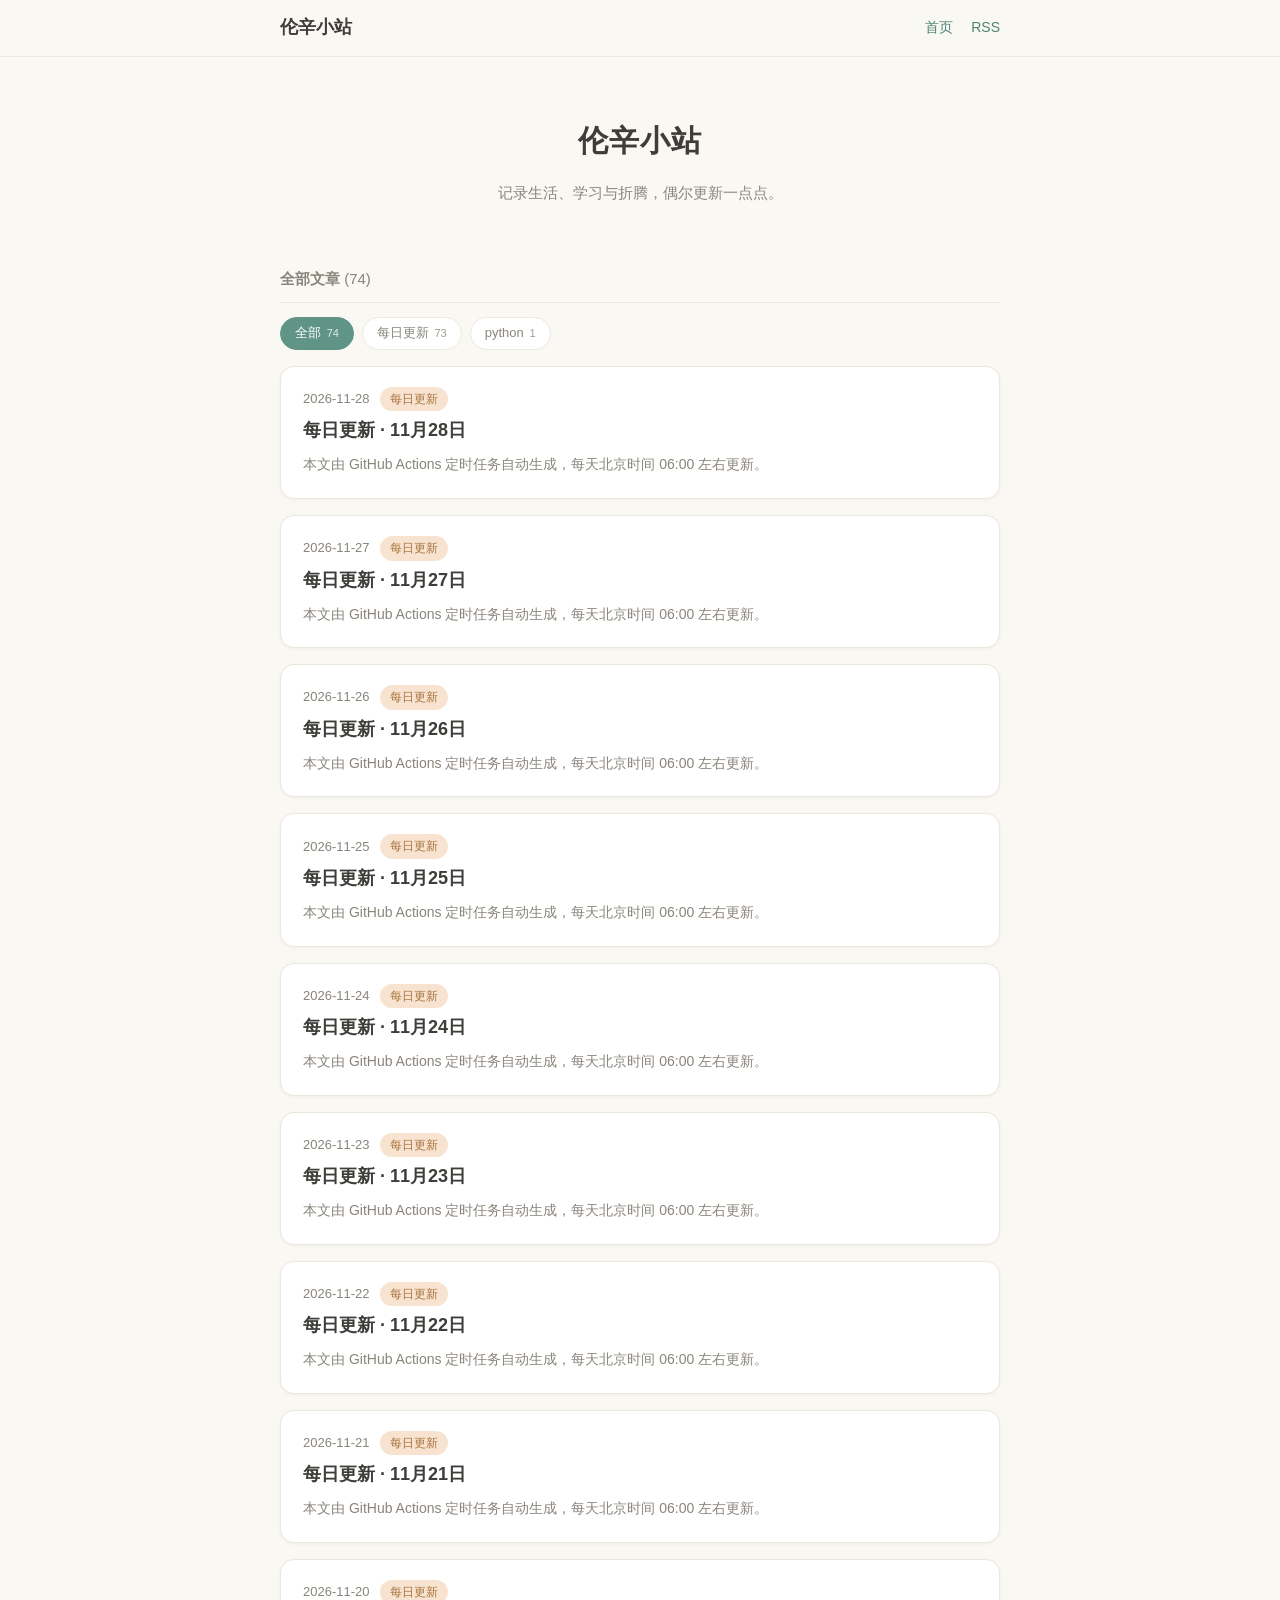
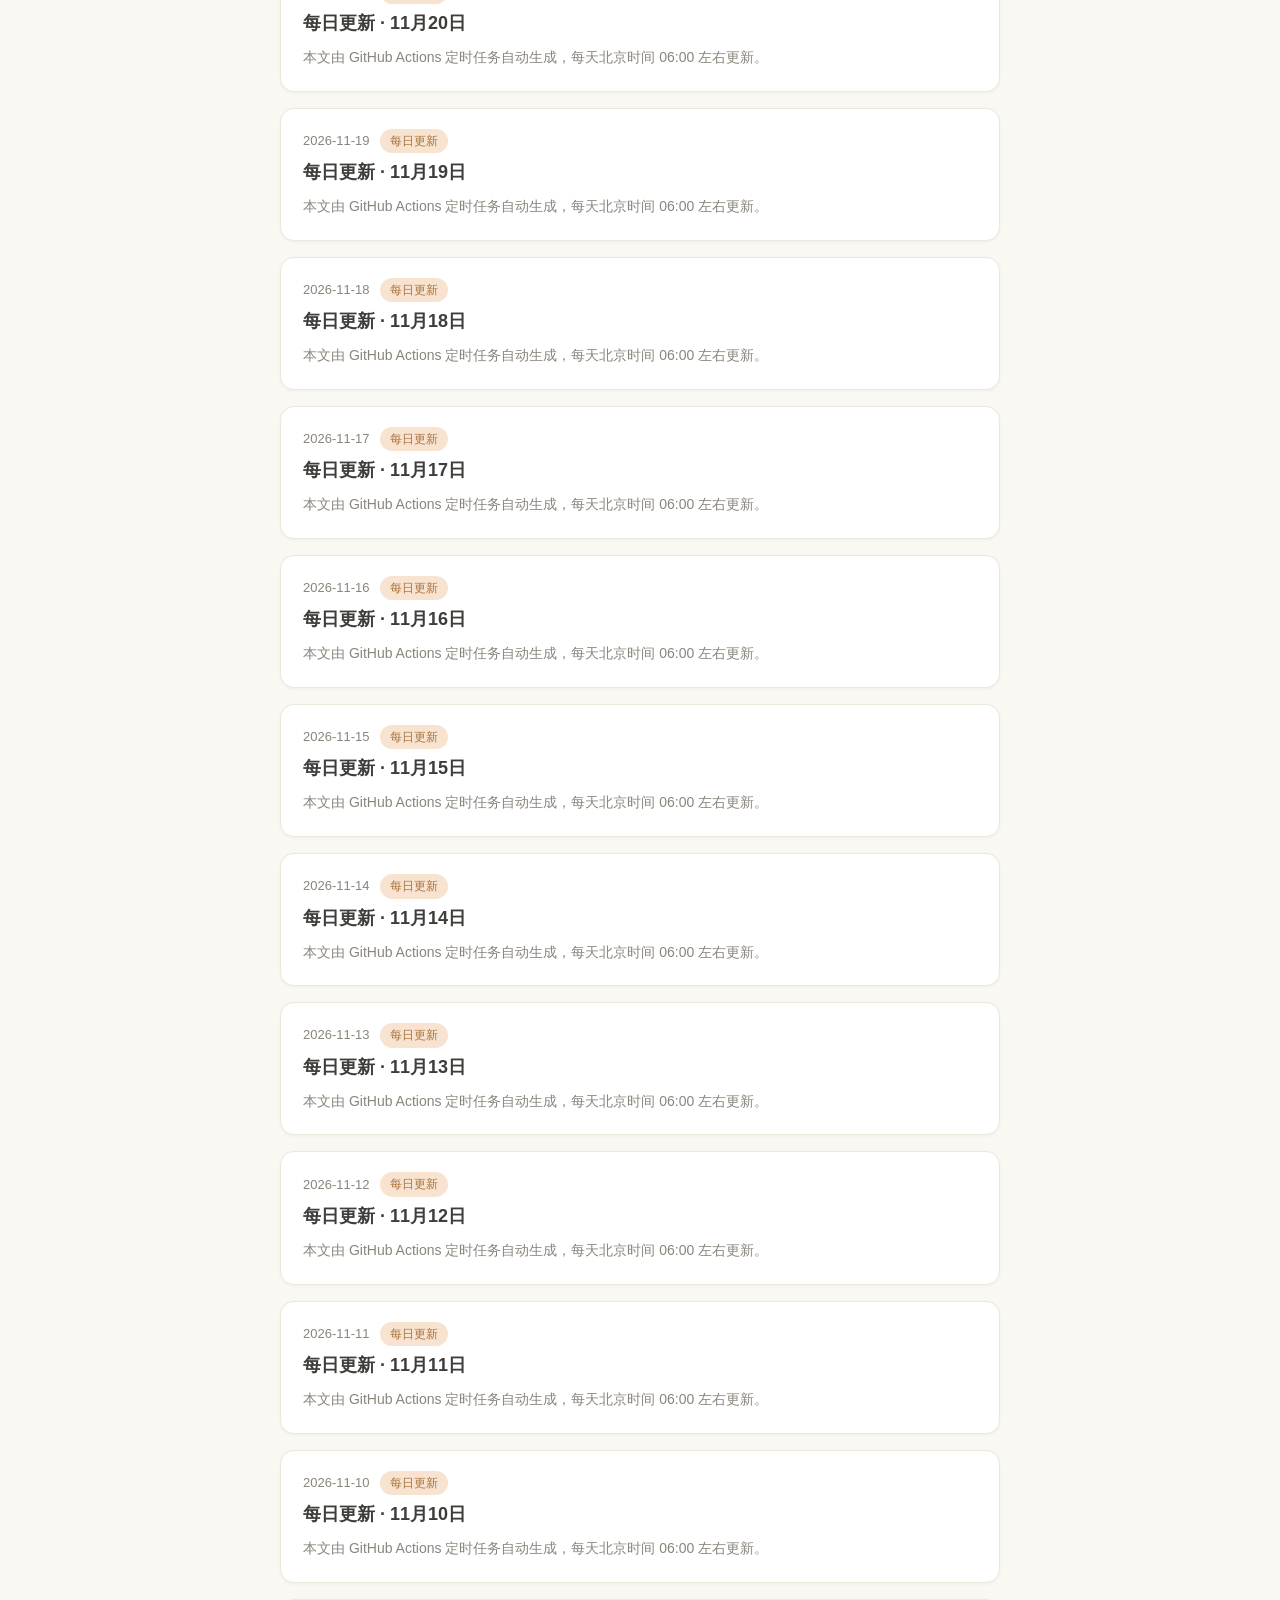
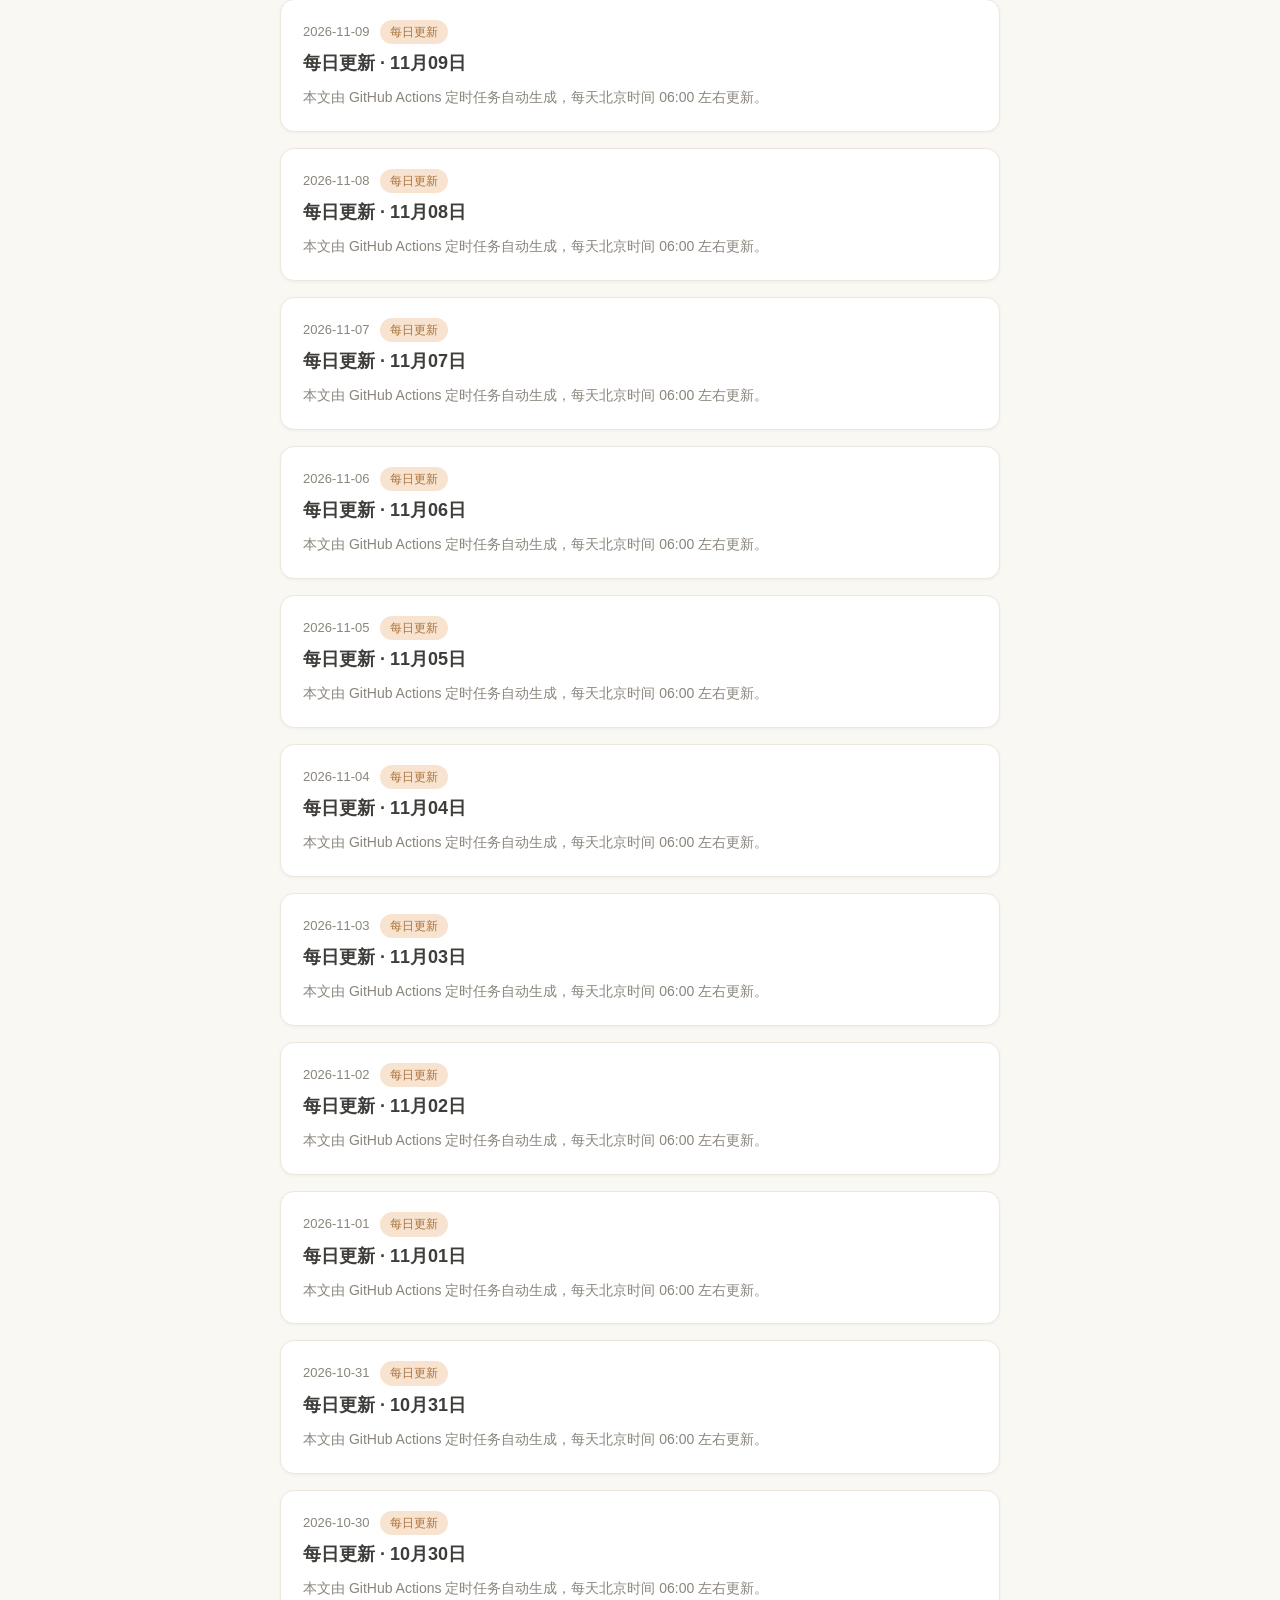
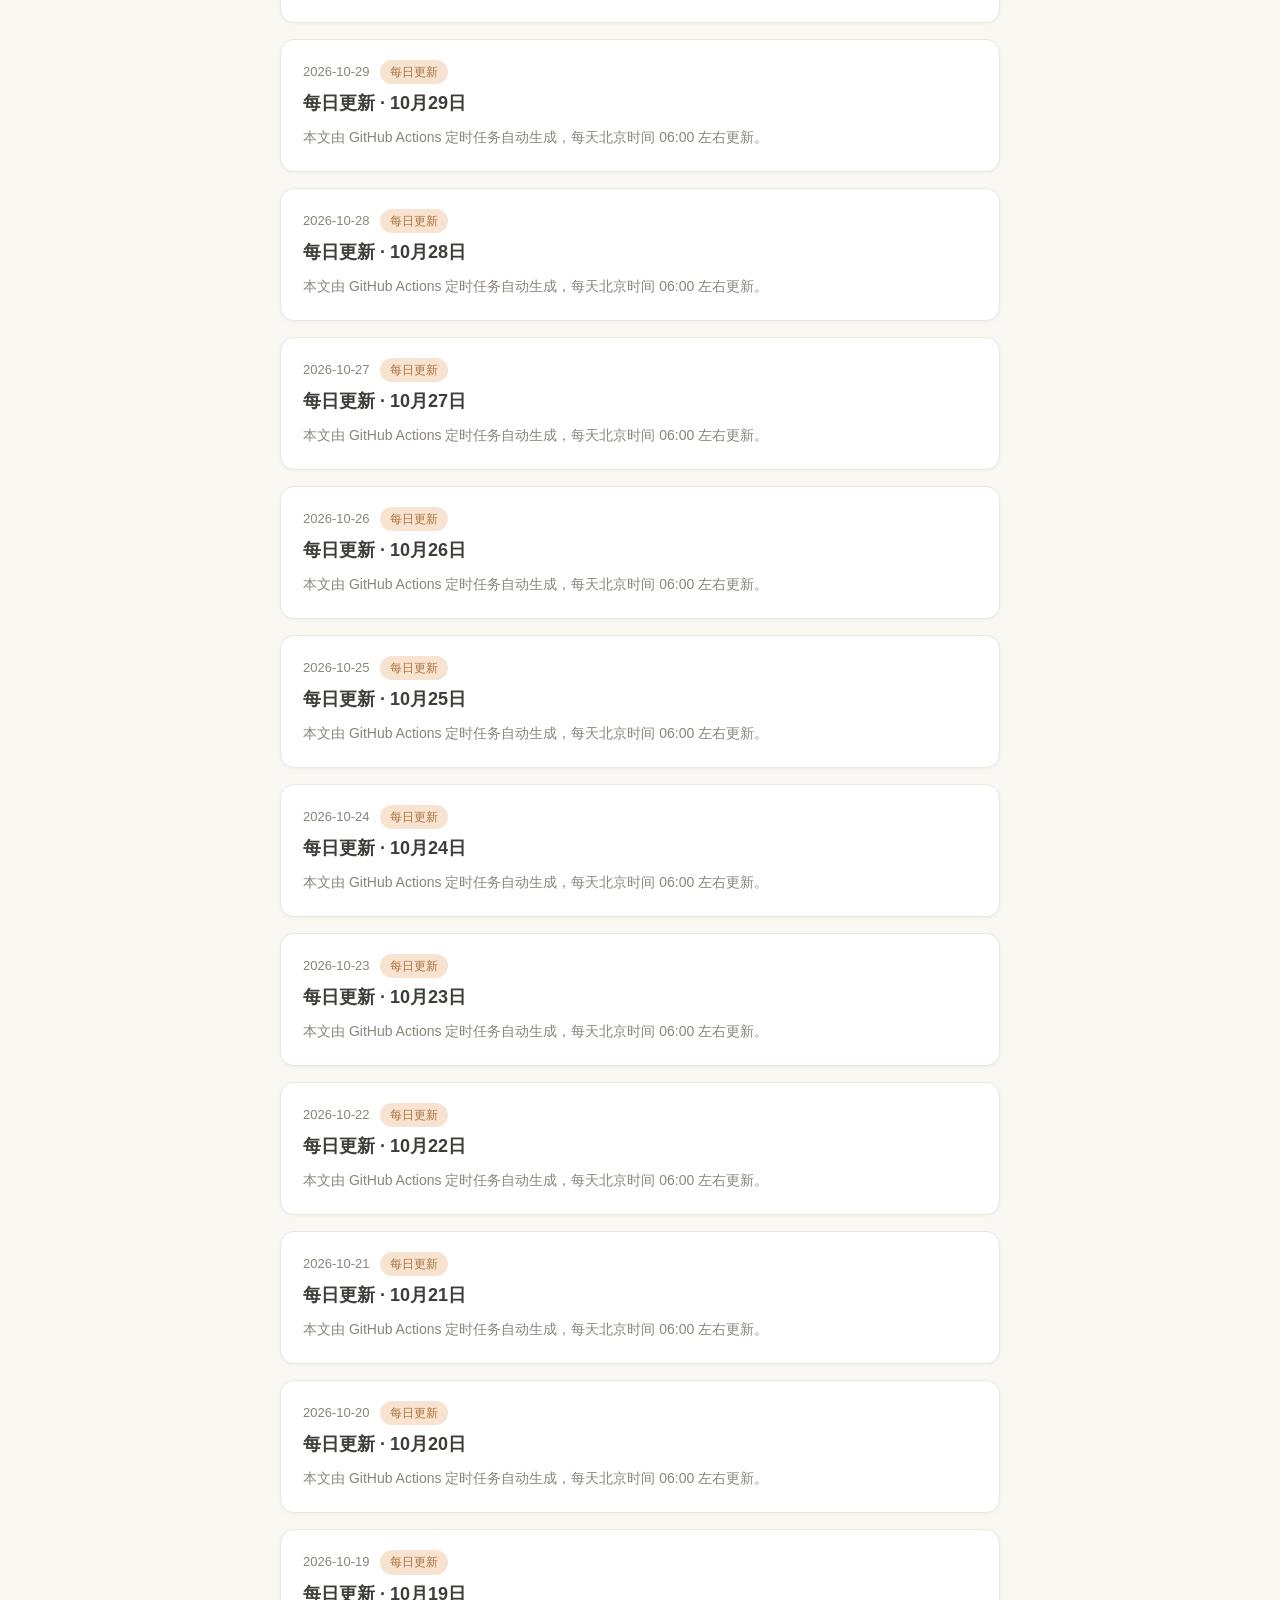
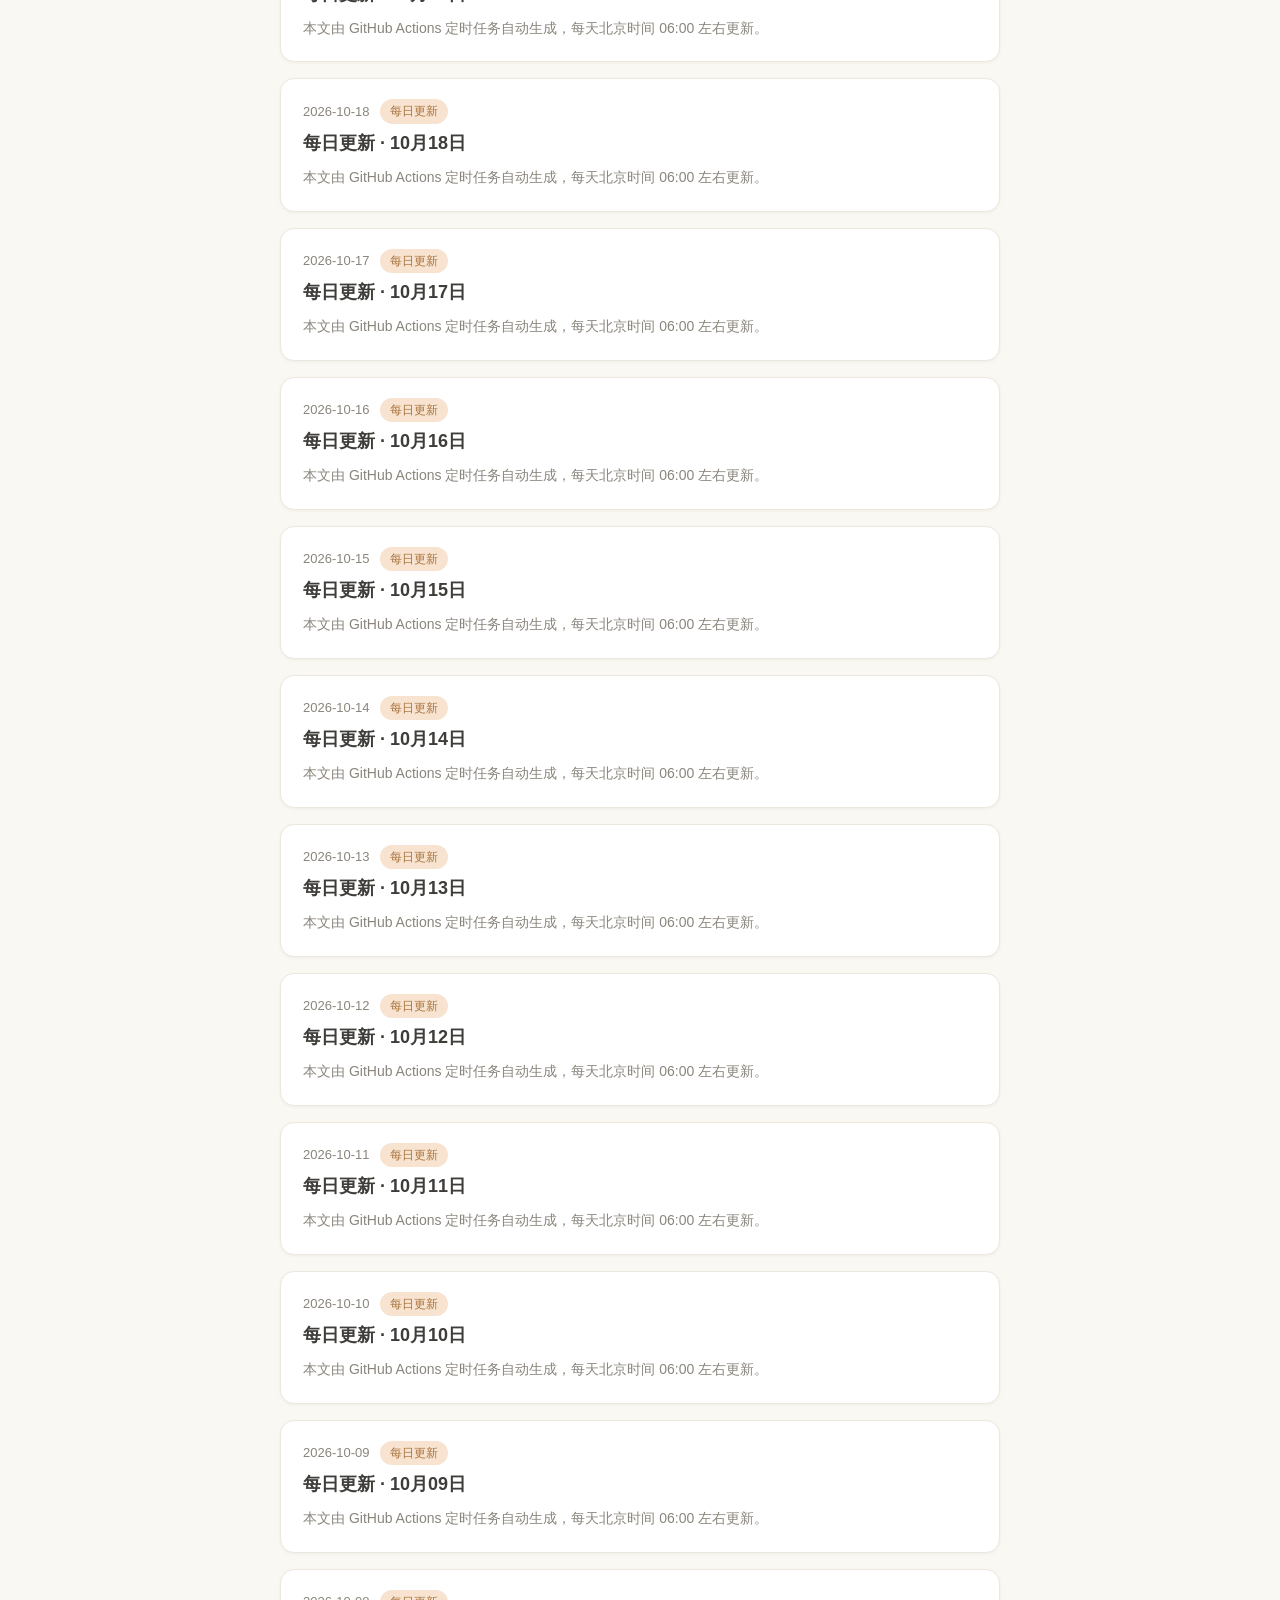
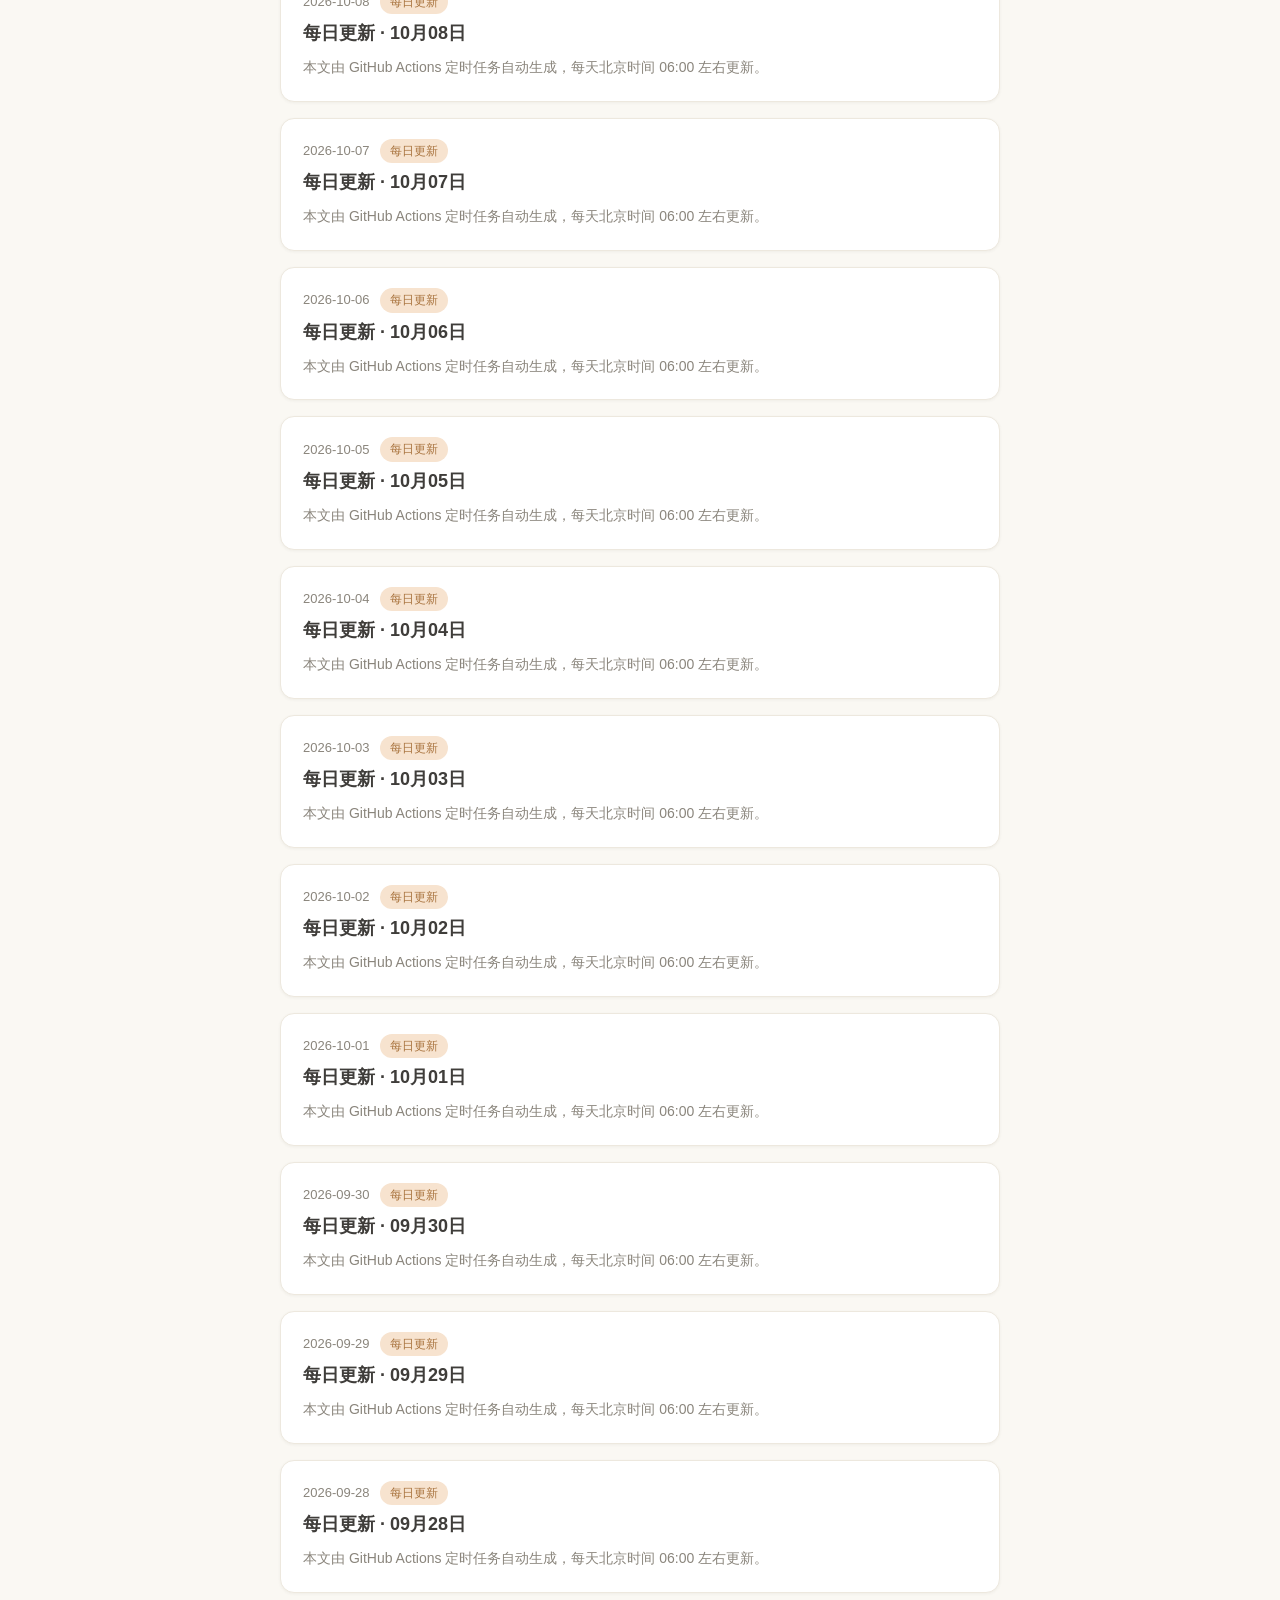
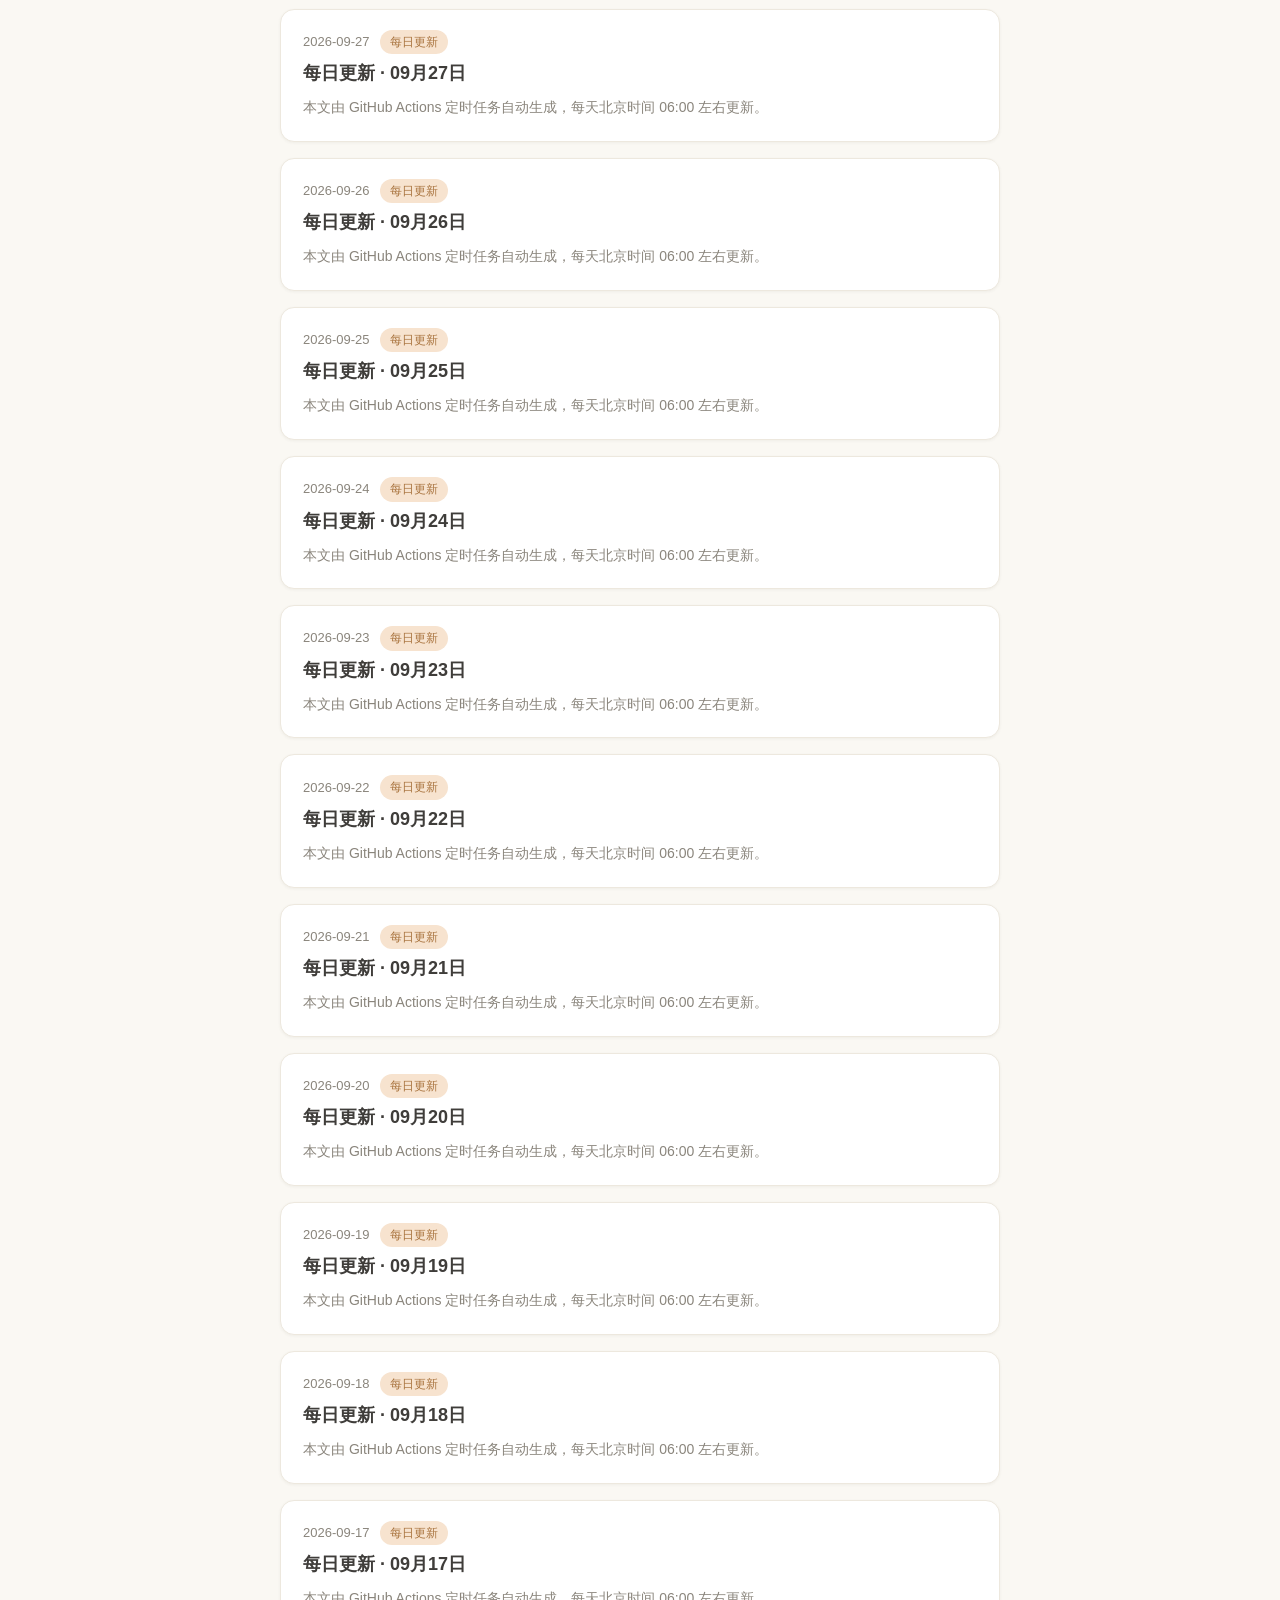
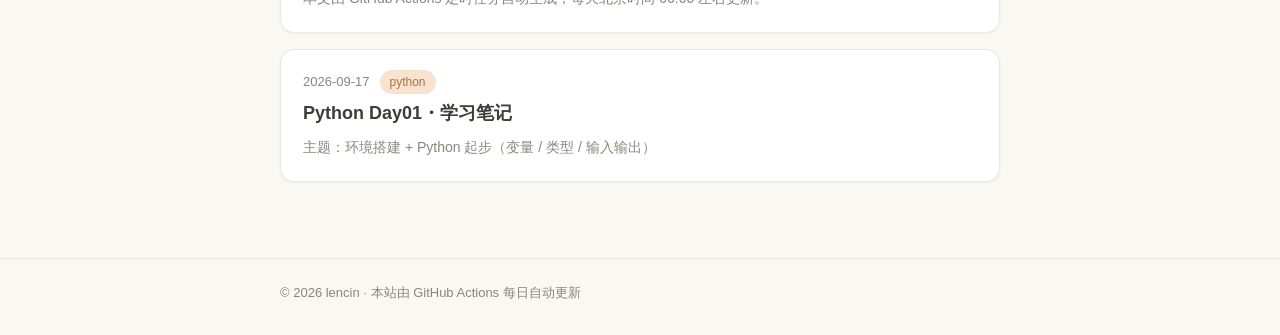
<file: index.html>
<!DOCTYPE html>
<html lang="zh-CN">
<head>
<meta charset="UTF-8">
<meta name="viewport" content="width=device-width, initial-scale=1.0">
<title>伦辛小站 · 记录生活、学习与折腾，偶尔更新一点点。</title>
<meta name="description" content="记录生活、学习与折腾，偶尔更新一点点。">
<link rel="stylesheet" href="assets/css/style.css">
<link rel="alternate" type="application/rss+xml" title="伦辛小站" href="feed.xml">
</head>
<body>
<header class="site-header">
  <div class="wrap">
    <a class="brand" href="index.html">伦辛小站</a>
    <nav>
      <a href="index.html">首页</a>
      <a href="feed.xml">RSS</a>
    </nav>
  </div>
</header>
<main class="wrap">
<section class="hero">
  <h1>伦辛小站</h1>
  <p>记录生活、学习与折腾，偶尔更新一点点。</p>
</section>
<section class="posts">
  <h2 class="section-title">全部文章 <span class="count">(74)</span></h2>
  <div class="filter-tabs" role="tablist">
  <button class="filter-tab active" data-type="all">全部 <span class="count">74</span></button>
  <button class="filter-tab" data-type="每日更新">每日更新 <span class="count">73</span></button>
  <button class="filter-tab" data-type="python">python <span class="count">1</span></button>
  </div>
  <p class="empty" id="filter-empty" style="display:none">该类型下暂无文章。</p>
  <a class="post-card" href="posts/daily.html" data-type="每日更新">
  <div class="post-meta"><time datetime="2026-11-28">2026-11-28</time><span class="badge">每日更新</span></div>
  <h3>每日更新 · 11月28日</h3>
  <p class="post-excerpt">本文由 GitHub Actions 定时任务自动生成，每天北京时间 06:00 左右更新。</p>
</a>
<a class="post-card" href="posts/daily.html" data-type="每日更新">
  <div class="post-meta"><time datetime="2026-11-27">2026-11-27</time><span class="badge">每日更新</span></div>
  <h3>每日更新 · 11月27日</h3>
  <p class="post-excerpt">本文由 GitHub Actions 定时任务自动生成，每天北京时间 06:00 左右更新。</p>
</a>
<a class="post-card" href="posts/daily.html" data-type="每日更新">
  <div class="post-meta"><time datetime="2026-11-26">2026-11-26</time><span class="badge">每日更新</span></div>
  <h3>每日更新 · 11月26日</h3>
  <p class="post-excerpt">本文由 GitHub Actions 定时任务自动生成，每天北京时间 06:00 左右更新。</p>
</a>
<a class="post-card" href="posts/daily.html" data-type="每日更新">
  <div class="post-meta"><time datetime="2026-11-25">2026-11-25</time><span class="badge">每日更新</span></div>
  <h3>每日更新 · 11月25日</h3>
  <p class="post-excerpt">本文由 GitHub Actions 定时任务自动生成，每天北京时间 06:00 左右更新。</p>
</a>
<a class="post-card" href="posts/daily.html" data-type="每日更新">
  <div class="post-meta"><time datetime="2026-11-24">2026-11-24</time><span class="badge">每日更新</span></div>
  <h3>每日更新 · 11月24日</h3>
  <p class="post-excerpt">本文由 GitHub Actions 定时任务自动生成，每天北京时间 06:00 左右更新。</p>
</a>
<a class="post-card" href="posts/daily.html" data-type="每日更新">
  <div class="post-meta"><time datetime="2026-11-23">2026-11-23</time><span class="badge">每日更新</span></div>
  <h3>每日更新 · 11月23日</h3>
  <p class="post-excerpt">本文由 GitHub Actions 定时任务自动生成，每天北京时间 06:00 左右更新。</p>
</a>
<a class="post-card" href="posts/daily.html" data-type="每日更新">
  <div class="post-meta"><time datetime="2026-11-22">2026-11-22</time><span class="badge">每日更新</span></div>
  <h3>每日更新 · 11月22日</h3>
  <p class="post-excerpt">本文由 GitHub Actions 定时任务自动生成，每天北京时间 06:00 左右更新。</p>
</a>
<a class="post-card" href="posts/daily.html" data-type="每日更新">
  <div class="post-meta"><time datetime="2026-11-21">2026-11-21</time><span class="badge">每日更新</span></div>
  <h3>每日更新 · 11月21日</h3>
  <p class="post-excerpt">本文由 GitHub Actions 定时任务自动生成，每天北京时间 06:00 左右更新。</p>
</a>
<a class="post-card" href="posts/daily.html" data-type="每日更新">
  <div class="post-meta"><time datetime="2026-11-20">2026-11-20</time><span class="badge">每日更新</span></div>
  <h3>每日更新 · 11月20日</h3>
  <p class="post-excerpt">本文由 GitHub Actions 定时任务自动生成，每天北京时间 06:00 左右更新。</p>
</a>
<a class="post-card" href="posts/daily.html" data-type="每日更新">
  <div class="post-meta"><time datetime="2026-11-19">2026-11-19</time><span class="badge">每日更新</span></div>
  <h3>每日更新 · 11月19日</h3>
  <p class="post-excerpt">本文由 GitHub Actions 定时任务自动生成，每天北京时间 06:00 左右更新。</p>
</a>
<a class="post-card" href="posts/daily.html" data-type="每日更新">
  <div class="post-meta"><time datetime="2026-11-18">2026-11-18</time><span class="badge">每日更新</span></div>
  <h3>每日更新 · 11月18日</h3>
  <p class="post-excerpt">本文由 GitHub Actions 定时任务自动生成，每天北京时间 06:00 左右更新。</p>
</a>
<a class="post-card" href="posts/daily.html" data-type="每日更新">
  <div class="post-meta"><time datetime="2026-11-17">2026-11-17</time><span class="badge">每日更新</span></div>
  <h3>每日更新 · 11月17日</h3>
  <p class="post-excerpt">本文由 GitHub Actions 定时任务自动生成，每天北京时间 06:00 左右更新。</p>
</a>
<a class="post-card" href="posts/daily.html" data-type="每日更新">
  <div class="post-meta"><time datetime="2026-11-16">2026-11-16</time><span class="badge">每日更新</span></div>
  <h3>每日更新 · 11月16日</h3>
  <p class="post-excerpt">本文由 GitHub Actions 定时任务自动生成，每天北京时间 06:00 左右更新。</p>
</a>
<a class="post-card" href="posts/daily.html" data-type="每日更新">
  <div class="post-meta"><time datetime="2026-11-15">2026-11-15</time><span class="badge">每日更新</span></div>
  <h3>每日更新 · 11月15日</h3>
  <p class="post-excerpt">本文由 GitHub Actions 定时任务自动生成，每天北京时间 06:00 左右更新。</p>
</a>
<a class="post-card" href="posts/daily.html" data-type="每日更新">
  <div class="post-meta"><time datetime="2026-11-14">2026-11-14</time><span class="badge">每日更新</span></div>
  <h3>每日更新 · 11月14日</h3>
  <p class="post-excerpt">本文由 GitHub Actions 定时任务自动生成，每天北京时间 06:00 左右更新。</p>
</a>
<a class="post-card" href="posts/daily.html" data-type="每日更新">
  <div class="post-meta"><time datetime="2026-11-13">2026-11-13</time><span class="badge">每日更新</span></div>
  <h3>每日更新 · 11月13日</h3>
  <p class="post-excerpt">本文由 GitHub Actions 定时任务自动生成，每天北京时间 06:00 左右更新。</p>
</a>
<a class="post-card" href="posts/daily.html" data-type="每日更新">
  <div class="post-meta"><time datetime="2026-11-12">2026-11-12</time><span class="badge">每日更新</span></div>
  <h3>每日更新 · 11月12日</h3>
  <p class="post-excerpt">本文由 GitHub Actions 定时任务自动生成，每天北京时间 06:00 左右更新。</p>
</a>
<a class="post-card" href="posts/daily.html" data-type="每日更新">
  <div class="post-meta"><time datetime="2026-11-11">2026-11-11</time><span class="badge">每日更新</span></div>
  <h3>每日更新 · 11月11日</h3>
  <p class="post-excerpt">本文由 GitHub Actions 定时任务自动生成，每天北京时间 06:00 左右更新。</p>
</a>
<a class="post-card" href="posts/daily.html" data-type="每日更新">
  <div class="post-meta"><time datetime="2026-11-10">2026-11-10</time><span class="badge">每日更新</span></div>
  <h3>每日更新 · 11月10日</h3>
  <p class="post-excerpt">本文由 GitHub Actions 定时任务自动生成，每天北京时间 06:00 左右更新。</p>
</a>
<a class="post-card" href="posts/daily.html" data-type="每日更新">
  <div class="post-meta"><time datetime="2026-11-09">2026-11-09</time><span class="badge">每日更新</span></div>
  <h3>每日更新 · 11月09日</h3>
  <p class="post-excerpt">本文由 GitHub Actions 定时任务自动生成，每天北京时间 06:00 左右更新。</p>
</a>
<a class="post-card" href="posts/daily.html" data-type="每日更新">
  <div class="post-meta"><time datetime="2026-11-08">2026-11-08</time><span class="badge">每日更新</span></div>
  <h3>每日更新 · 11月08日</h3>
  <p class="post-excerpt">本文由 GitHub Actions 定时任务自动生成，每天北京时间 06:00 左右更新。</p>
</a>
<a class="post-card" href="posts/daily.html" data-type="每日更新">
  <div class="post-meta"><time datetime="2026-11-07">2026-11-07</time><span class="badge">每日更新</span></div>
  <h3>每日更新 · 11月07日</h3>
  <p class="post-excerpt">本文由 GitHub Actions 定时任务自动生成，每天北京时间 06:00 左右更新。</p>
</a>
<a class="post-card" href="posts/daily.html" data-type="每日更新">
  <div class="post-meta"><time datetime="2026-11-06">2026-11-06</time><span class="badge">每日更新</span></div>
  <h3>每日更新 · 11月06日</h3>
  <p class="post-excerpt">本文由 GitHub Actions 定时任务自动生成，每天北京时间 06:00 左右更新。</p>
</a>
<a class="post-card" href="posts/daily.html" data-type="每日更新">
  <div class="post-meta"><time datetime="2026-11-05">2026-11-05</time><span class="badge">每日更新</span></div>
  <h3>每日更新 · 11月05日</h3>
  <p class="post-excerpt">本文由 GitHub Actions 定时任务自动生成，每天北京时间 06:00 左右更新。</p>
</a>
<a class="post-card" href="posts/daily.html" data-type="每日更新">
  <div class="post-meta"><time datetime="2026-11-04">2026-11-04</time><span class="badge">每日更新</span></div>
  <h3>每日更新 · 11月04日</h3>
  <p class="post-excerpt">本文由 GitHub Actions 定时任务自动生成，每天北京时间 06:00 左右更新。</p>
</a>
<a class="post-card" href="posts/daily.html" data-type="每日更新">
  <div class="post-meta"><time datetime="2026-11-03">2026-11-03</time><span class="badge">每日更新</span></div>
  <h3>每日更新 · 11月03日</h3>
  <p class="post-excerpt">本文由 GitHub Actions 定时任务自动生成，每天北京时间 06:00 左右更新。</p>
</a>
<a class="post-card" href="posts/daily.html" data-type="每日更新">
  <div class="post-meta"><time datetime="2026-11-02">2026-11-02</time><span class="badge">每日更新</span></div>
  <h3>每日更新 · 11月02日</h3>
  <p class="post-excerpt">本文由 GitHub Actions 定时任务自动生成，每天北京时间 06:00 左右更新。</p>
</a>
<a class="post-card" href="posts/daily.html" data-type="每日更新">
  <div class="post-meta"><time datetime="2026-11-01">2026-11-01</time><span class="badge">每日更新</span></div>
  <h3>每日更新 · 11月01日</h3>
  <p class="post-excerpt">本文由 GitHub Actions 定时任务自动生成，每天北京时间 06:00 左右更新。</p>
</a>
<a class="post-card" href="posts/daily.html" data-type="每日更新">
  <div class="post-meta"><time datetime="2026-10-31">2026-10-31</time><span class="badge">每日更新</span></div>
  <h3>每日更新 · 10月31日</h3>
  <p class="post-excerpt">本文由 GitHub Actions 定时任务自动生成，每天北京时间 06:00 左右更新。</p>
</a>
<a class="post-card" href="posts/daily.html" data-type="每日更新">
  <div class="post-meta"><time datetime="2026-10-30">2026-10-30</time><span class="badge">每日更新</span></div>
  <h3>每日更新 · 10月30日</h3>
  <p class="post-excerpt">本文由 GitHub Actions 定时任务自动生成，每天北京时间 06:00 左右更新。</p>
</a>
<a class="post-card" href="posts/daily.html" data-type="每日更新">
  <div class="post-meta"><time datetime="2026-10-29">2026-10-29</time><span class="badge">每日更新</span></div>
  <h3>每日更新 · 10月29日</h3>
  <p class="post-excerpt">本文由 GitHub Actions 定时任务自动生成，每天北京时间 06:00 左右更新。</p>
</a>
<a class="post-card" href="posts/daily.html" data-type="每日更新">
  <div class="post-meta"><time datetime="2026-10-28">2026-10-28</time><span class="badge">每日更新</span></div>
  <h3>每日更新 · 10月28日</h3>
  <p class="post-excerpt">本文由 GitHub Actions 定时任务自动生成，每天北京时间 06:00 左右更新。</p>
</a>
<a class="post-card" href="posts/daily.html" data-type="每日更新">
  <div class="post-meta"><time datetime="2026-10-27">2026-10-27</time><span class="badge">每日更新</span></div>
  <h3>每日更新 · 10月27日</h3>
  <p class="post-excerpt">本文由 GitHub Actions 定时任务自动生成，每天北京时间 06:00 左右更新。</p>
</a>
<a class="post-card" href="posts/daily.html" data-type="每日更新">
  <div class="post-meta"><time datetime="2026-10-26">2026-10-26</time><span class="badge">每日更新</span></div>
  <h3>每日更新 · 10月26日</h3>
  <p class="post-excerpt">本文由 GitHub Actions 定时任务自动生成，每天北京时间 06:00 左右更新。</p>
</a>
<a class="post-card" href="posts/daily.html" data-type="每日更新">
  <div class="post-meta"><time datetime="2026-10-25">2026-10-25</time><span class="badge">每日更新</span></div>
  <h3>每日更新 · 10月25日</h3>
  <p class="post-excerpt">本文由 GitHub Actions 定时任务自动生成，每天北京时间 06:00 左右更新。</p>
</a>
<a class="post-card" href="posts/daily.html" data-type="每日更新">
  <div class="post-meta"><time datetime="2026-10-24">2026-10-24</time><span class="badge">每日更新</span></div>
  <h3>每日更新 · 10月24日</h3>
  <p class="post-excerpt">本文由 GitHub Actions 定时任务自动生成，每天北京时间 06:00 左右更新。</p>
</a>
<a class="post-card" href="posts/daily.html" data-type="每日更新">
  <div class="post-meta"><time datetime="2026-10-23">2026-10-23</time><span class="badge">每日更新</span></div>
  <h3>每日更新 · 10月23日</h3>
  <p class="post-excerpt">本文由 GitHub Actions 定时任务自动生成，每天北京时间 06:00 左右更新。</p>
</a>
<a class="post-card" href="posts/daily.html" data-type="每日更新">
  <div class="post-meta"><time datetime="2026-10-22">2026-10-22</time><span class="badge">每日更新</span></div>
  <h3>每日更新 · 10月22日</h3>
  <p class="post-excerpt">本文由 GitHub Actions 定时任务自动生成，每天北京时间 06:00 左右更新。</p>
</a>
<a class="post-card" href="posts/daily.html" data-type="每日更新">
  <div class="post-meta"><time datetime="2026-10-21">2026-10-21</time><span class="badge">每日更新</span></div>
  <h3>每日更新 · 10月21日</h3>
  <p class="post-excerpt">本文由 GitHub Actions 定时任务自动生成，每天北京时间 06:00 左右更新。</p>
</a>
<a class="post-card" href="posts/daily.html" data-type="每日更新">
  <div class="post-meta"><time datetime="2026-10-20">2026-10-20</time><span class="badge">每日更新</span></div>
  <h3>每日更新 · 10月20日</h3>
  <p class="post-excerpt">本文由 GitHub Actions 定时任务自动生成，每天北京时间 06:00 左右更新。</p>
</a>
<a class="post-card" href="posts/daily.html" data-type="每日更新">
  <div class="post-meta"><time datetime="2026-10-19">2026-10-19</time><span class="badge">每日更新</span></div>
  <h3>每日更新 · 10月19日</h3>
  <p class="post-excerpt">本文由 GitHub Actions 定时任务自动生成，每天北京时间 06:00 左右更新。</p>
</a>
<a class="post-card" href="posts/daily.html" data-type="每日更新">
  <div class="post-meta"><time datetime="2026-10-18">2026-10-18</time><span class="badge">每日更新</span></div>
  <h3>每日更新 · 10月18日</h3>
  <p class="post-excerpt">本文由 GitHub Actions 定时任务自动生成，每天北京时间 06:00 左右更新。</p>
</a>
<a class="post-card" href="posts/daily.html" data-type="每日更新">
  <div class="post-meta"><time datetime="2026-10-17">2026-10-17</time><span class="badge">每日更新</span></div>
  <h3>每日更新 · 10月17日</h3>
  <p class="post-excerpt">本文由 GitHub Actions 定时任务自动生成，每天北京时间 06:00 左右更新。</p>
</a>
<a class="post-card" href="posts/daily.html" data-type="每日更新">
  <div class="post-meta"><time datetime="2026-10-16">2026-10-16</time><span class="badge">每日更新</span></div>
  <h3>每日更新 · 10月16日</h3>
  <p class="post-excerpt">本文由 GitHub Actions 定时任务自动生成，每天北京时间 06:00 左右更新。</p>
</a>
<a class="post-card" href="posts/daily.html" data-type="每日更新">
  <div class="post-meta"><time datetime="2026-10-15">2026-10-15</time><span class="badge">每日更新</span></div>
  <h3>每日更新 · 10月15日</h3>
  <p class="post-excerpt">本文由 GitHub Actions 定时任务自动生成，每天北京时间 06:00 左右更新。</p>
</a>
<a class="post-card" href="posts/daily.html" data-type="每日更新">
  <div class="post-meta"><time datetime="2026-10-14">2026-10-14</time><span class="badge">每日更新</span></div>
  <h3>每日更新 · 10月14日</h3>
  <p class="post-excerpt">本文由 GitHub Actions 定时任务自动生成，每天北京时间 06:00 左右更新。</p>
</a>
<a class="post-card" href="posts/daily.html" data-type="每日更新">
  <div class="post-meta"><time datetime="2026-10-13">2026-10-13</time><span class="badge">每日更新</span></div>
  <h3>每日更新 · 10月13日</h3>
  <p class="post-excerpt">本文由 GitHub Actions 定时任务自动生成，每天北京时间 06:00 左右更新。</p>
</a>
<a class="post-card" href="posts/daily.html" data-type="每日更新">
  <div class="post-meta"><time datetime="2026-10-12">2026-10-12</time><span class="badge">每日更新</span></div>
  <h3>每日更新 · 10月12日</h3>
  <p class="post-excerpt">本文由 GitHub Actions 定时任务自动生成，每天北京时间 06:00 左右更新。</p>
</a>
<a class="post-card" href="posts/daily.html" data-type="每日更新">
  <div class="post-meta"><time datetime="2026-10-11">2026-10-11</time><span class="badge">每日更新</span></div>
  <h3>每日更新 · 10月11日</h3>
  <p class="post-excerpt">本文由 GitHub Actions 定时任务自动生成，每天北京时间 06:00 左右更新。</p>
</a>
<a class="post-card" href="posts/daily.html" data-type="每日更新">
  <div class="post-meta"><time datetime="2026-10-10">2026-10-10</time><span class="badge">每日更新</span></div>
  <h3>每日更新 · 10月10日</h3>
  <p class="post-excerpt">本文由 GitHub Actions 定时任务自动生成，每天北京时间 06:00 左右更新。</p>
</a>
<a class="post-card" href="posts/daily.html" data-type="每日更新">
  <div class="post-meta"><time datetime="2026-10-09">2026-10-09</time><span class="badge">每日更新</span></div>
  <h3>每日更新 · 10月09日</h3>
  <p class="post-excerpt">本文由 GitHub Actions 定时任务自动生成，每天北京时间 06:00 左右更新。</p>
</a>
<a class="post-card" href="posts/daily.html" data-type="每日更新">
  <div class="post-meta"><time datetime="2026-10-08">2026-10-08</time><span class="badge">每日更新</span></div>
  <h3>每日更新 · 10月08日</h3>
  <p class="post-excerpt">本文由 GitHub Actions 定时任务自动生成，每天北京时间 06:00 左右更新。</p>
</a>
<a class="post-card" href="posts/daily.html" data-type="每日更新">
  <div class="post-meta"><time datetime="2026-10-07">2026-10-07</time><span class="badge">每日更新</span></div>
  <h3>每日更新 · 10月07日</h3>
  <p class="post-excerpt">本文由 GitHub Actions 定时任务自动生成，每天北京时间 06:00 左右更新。</p>
</a>
<a class="post-card" href="posts/daily.html" data-type="每日更新">
  <div class="post-meta"><time datetime="2026-10-06">2026-10-06</time><span class="badge">每日更新</span></div>
  <h3>每日更新 · 10月06日</h3>
  <p class="post-excerpt">本文由 GitHub Actions 定时任务自动生成，每天北京时间 06:00 左右更新。</p>
</a>
<a class="post-card" href="posts/daily.html" data-type="每日更新">
  <div class="post-meta"><time datetime="2026-10-05">2026-10-05</time><span class="badge">每日更新</span></div>
  <h3>每日更新 · 10月05日</h3>
  <p class="post-excerpt">本文由 GitHub Actions 定时任务自动生成，每天北京时间 06:00 左右更新。</p>
</a>
<a class="post-card" href="posts/daily.html" data-type="每日更新">
  <div class="post-meta"><time datetime="2026-10-04">2026-10-04</time><span class="badge">每日更新</span></div>
  <h3>每日更新 · 10月04日</h3>
  <p class="post-excerpt">本文由 GitHub Actions 定时任务自动生成，每天北京时间 06:00 左右更新。</p>
</a>
<a class="post-card" href="posts/daily.html" data-type="每日更新">
  <div class="post-meta"><time datetime="2026-10-03">2026-10-03</time><span class="badge">每日更新</span></div>
  <h3>每日更新 · 10月03日</h3>
  <p class="post-excerpt">本文由 GitHub Actions 定时任务自动生成，每天北京时间 06:00 左右更新。</p>
</a>
<a class="post-card" href="posts/daily.html" data-type="每日更新">
  <div class="post-meta"><time datetime="2026-10-02">2026-10-02</time><span class="badge">每日更新</span></div>
  <h3>每日更新 · 10月02日</h3>
  <p class="post-excerpt">本文由 GitHub Actions 定时任务自动生成，每天北京时间 06:00 左右更新。</p>
</a>
<a class="post-card" href="posts/daily.html" data-type="每日更新">
  <div class="post-meta"><time datetime="2026-10-01">2026-10-01</time><span class="badge">每日更新</span></div>
  <h3>每日更新 · 10月01日</h3>
  <p class="post-excerpt">本文由 GitHub Actions 定时任务自动生成，每天北京时间 06:00 左右更新。</p>
</a>
<a class="post-card" href="posts/daily.html" data-type="每日更新">
  <div class="post-meta"><time datetime="2026-09-30">2026-09-30</time><span class="badge">每日更新</span></div>
  <h3>每日更新 · 09月30日</h3>
  <p class="post-excerpt">本文由 GitHub Actions 定时任务自动生成，每天北京时间 06:00 左右更新。</p>
</a>
<a class="post-card" href="posts/daily.html" data-type="每日更新">
  <div class="post-meta"><time datetime="2026-09-29">2026-09-29</time><span class="badge">每日更新</span></div>
  <h3>每日更新 · 09月29日</h3>
  <p class="post-excerpt">本文由 GitHub Actions 定时任务自动生成，每天北京时间 06:00 左右更新。</p>
</a>
<a class="post-card" href="posts/daily.html" data-type="每日更新">
  <div class="post-meta"><time datetime="2026-09-28">2026-09-28</time><span class="badge">每日更新</span></div>
  <h3>每日更新 · 09月28日</h3>
  <p class="post-excerpt">本文由 GitHub Actions 定时任务自动生成，每天北京时间 06:00 左右更新。</p>
</a>
<a class="post-card" href="posts/daily.html" data-type="每日更新">
  <div class="post-meta"><time datetime="2026-09-27">2026-09-27</time><span class="badge">每日更新</span></div>
  <h3>每日更新 · 09月27日</h3>
  <p class="post-excerpt">本文由 GitHub Actions 定时任务自动生成，每天北京时间 06:00 左右更新。</p>
</a>
<a class="post-card" href="posts/daily.html" data-type="每日更新">
  <div class="post-meta"><time datetime="2026-09-26">2026-09-26</time><span class="badge">每日更新</span></div>
  <h3>每日更新 · 09月26日</h3>
  <p class="post-excerpt">本文由 GitHub Actions 定时任务自动生成，每天北京时间 06:00 左右更新。</p>
</a>
<a class="post-card" href="posts/daily.html" data-type="每日更新">
  <div class="post-meta"><time datetime="2026-09-25">2026-09-25</time><span class="badge">每日更新</span></div>
  <h3>每日更新 · 09月25日</h3>
  <p class="post-excerpt">本文由 GitHub Actions 定时任务自动生成，每天北京时间 06:00 左右更新。</p>
</a>
<a class="post-card" href="posts/daily.html" data-type="每日更新">
  <div class="post-meta"><time datetime="2026-09-24">2026-09-24</time><span class="badge">每日更新</span></div>
  <h3>每日更新 · 09月24日</h3>
  <p class="post-excerpt">本文由 GitHub Actions 定时任务自动生成，每天北京时间 06:00 左右更新。</p>
</a>
<a class="post-card" href="posts/daily.html" data-type="每日更新">
  <div class="post-meta"><time datetime="2026-09-23">2026-09-23</time><span class="badge">每日更新</span></div>
  <h3>每日更新 · 09月23日</h3>
  <p class="post-excerpt">本文由 GitHub Actions 定时任务自动生成，每天北京时间 06:00 左右更新。</p>
</a>
<a class="post-card" href="posts/daily.html" data-type="每日更新">
  <div class="post-meta"><time datetime="2026-09-22">2026-09-22</time><span class="badge">每日更新</span></div>
  <h3>每日更新 · 09月22日</h3>
  <p class="post-excerpt">本文由 GitHub Actions 定时任务自动生成，每天北京时间 06:00 左右更新。</p>
</a>
<a class="post-card" href="posts/daily.html" data-type="每日更新">
  <div class="post-meta"><time datetime="2026-09-21">2026-09-21</time><span class="badge">每日更新</span></div>
  <h3>每日更新 · 09月21日</h3>
  <p class="post-excerpt">本文由 GitHub Actions 定时任务自动生成，每天北京时间 06:00 左右更新。</p>
</a>
<a class="post-card" href="posts/daily.html" data-type="每日更新">
  <div class="post-meta"><time datetime="2026-09-20">2026-09-20</time><span class="badge">每日更新</span></div>
  <h3>每日更新 · 09月20日</h3>
  <p class="post-excerpt">本文由 GitHub Actions 定时任务自动生成，每天北京时间 06:00 左右更新。</p>
</a>
<a class="post-card" href="posts/daily.html" data-type="每日更新">
  <div class="post-meta"><time datetime="2026-09-19">2026-09-19</time><span class="badge">每日更新</span></div>
  <h3>每日更新 · 09月19日</h3>
  <p class="post-excerpt">本文由 GitHub Actions 定时任务自动生成，每天北京时间 06:00 左右更新。</p>
</a>
<a class="post-card" href="posts/daily.html" data-type="每日更新">
  <div class="post-meta"><time datetime="2026-09-18">2026-09-18</time><span class="badge">每日更新</span></div>
  <h3>每日更新 · 09月18日</h3>
  <p class="post-excerpt">本文由 GitHub Actions 定时任务自动生成，每天北京时间 06:00 左右更新。</p>
</a>
<a class="post-card" href="posts/daily.html" data-type="每日更新">
  <div class="post-meta"><time datetime="2026-09-17">2026-09-17</time><span class="badge">每日更新</span></div>
  <h3>每日更新 · 09月17日</h3>
  <p class="post-excerpt">本文由 GitHub Actions 定时任务自动生成，每天北京时间 06:00 左右更新。</p>
</a>
<a class="post-card" href="posts/环境搭建 + Python 起步.html" data-type="python">
  <div class="post-meta"><time datetime="2026-09-17">2026-09-17</time><span class="badge">python</span></div>
  <h3>Python Day01・学习笔记</h3>
  <p class="post-excerpt">主题：环境搭建 + Python 起步（变量 / 类型 / 输入输出）</p>
</a>
</section>
<script>
(function () {
  try {
    var tabs = document.querySelectorAll('.filter-tab');
    var cards = document.querySelectorAll('.post-card');
    var empty = document.getElementById('filter-empty');
    if (!tabs.length || !cards.length) return;
    function apply(type) {
      var visible = 0;
      for (var i = 0; i < cards.length; i++) {
        var show = (type === 'all' || cards[i].getAttribute('data-type') === type);
        cards[i].style.display = show ? '' : 'none';
        if (show) visible++;
      }
      for (var j = 0; j < tabs.length; j++) {
        tabs[j].className = tabs[j].getAttribute('data-type') === type
          ? 'filter-tab active' : 'filter-tab';
      }
      if (empty) empty.style.display = visible ? 'none' : 'block';
    }
    for (var k = 0; k < tabs.length; k++) {
      tabs[k].addEventListener('click', (function (t) {
        return function () { apply(t.getAttribute('data-type')); };
      })(tabs[k]));
    }
    apply('all');
  } catch (e) { /* 筛选脚本异常时默认展示全部文章 */ }
})();
</script>
</main>
<footer class="site-footer">
  <div class="wrap"><p>© 2026 lencin · 本站由 GitHub Actions 每日自动更新</p></div>
</footer>
</body>
</html>
</file>
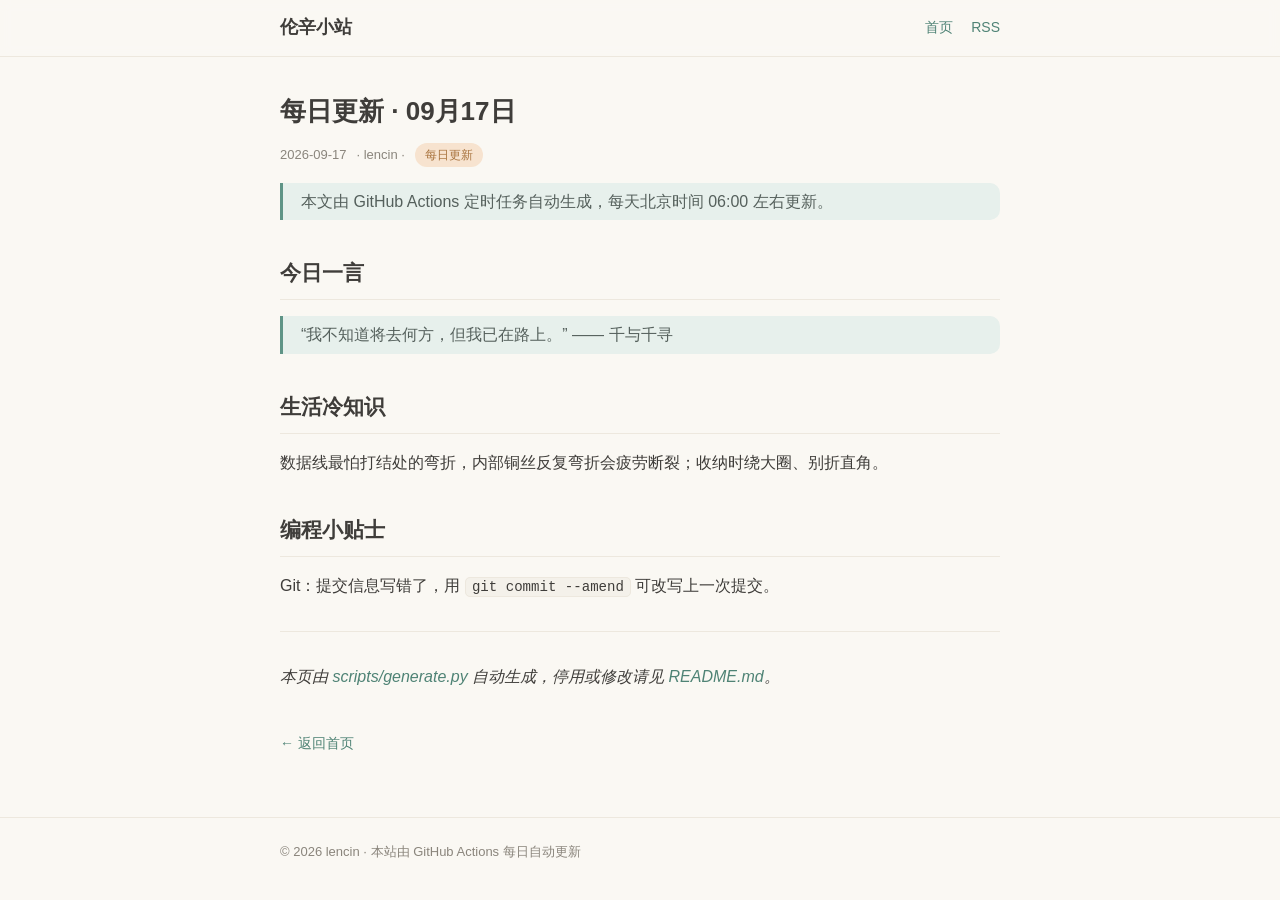
<file: posts/daily.html>
<!DOCTYPE html>
<html lang="zh-CN">
<head>
<meta charset="UTF-8">
<meta name="viewport" content="width=device-width, initial-scale=1.0">
<title>每日更新 · 09月17日</title>
<meta name="description" content="记录生活、学习与折腾，偶尔更新一点点。">
<link rel="stylesheet" href="../assets/css/style.css">
<link rel="alternate" type="application/rss+xml" title="伦辛小站" href="../feed.xml">
</head>
<body>
<header class="site-header">
  <div class="wrap">
    <a class="brand" href="../index.html">伦辛小站</a>
    <nav>
      <a href="../index.html">首页</a>
      <a href="../feed.xml">RSS</a>
    </nav>
  </div>
</header>
<main class="wrap">
<article class="post">
  <header>
    <h1>每日更新 · 09月17日</h1>
    <div class="post-meta"><time datetime="2026-09-17">2026-09-17</time> · lencin · <span class="badge">每日更新</span></div>
  </header>
  <div class="post-content">
<blockquote>本文由 GitHub Actions 定时任务自动生成，每天北京时间 06:00 左右更新。</blockquote>
<h2>今日一言</h2>
<blockquote>“我不知道将去何方，但我已在路上。”

—— 千与千寻</blockquote>
<h2>生活冷知识</h2>
<p>数据线最怕打结处的弯折，内部铜丝反复弯折会疲劳断裂；收纳时绕大圈、别折直角。</p>
<h2>编程小贴士</h2>
<p>Git：提交信息写错了，用 <code>git commit --amend</code> 可改写上一次提交。</p>
<hr>
<p><em>本页由 <a href="scripts/generate.py">scripts/generate.py</a> 自动生成，停用或修改请见 <a href="README.md">README.md</a>。</em></p>
  </div>
  <nav class="post-nav"><a href="../index.html">← 返回首页</a></nav>
</article>
</main>
<footer class="site-footer">
  <div class="wrap"><p>© 2026 lencin · 本站由 GitHub Actions 每日自动更新</p></div>
</footer>
</body>
</html>
</file>
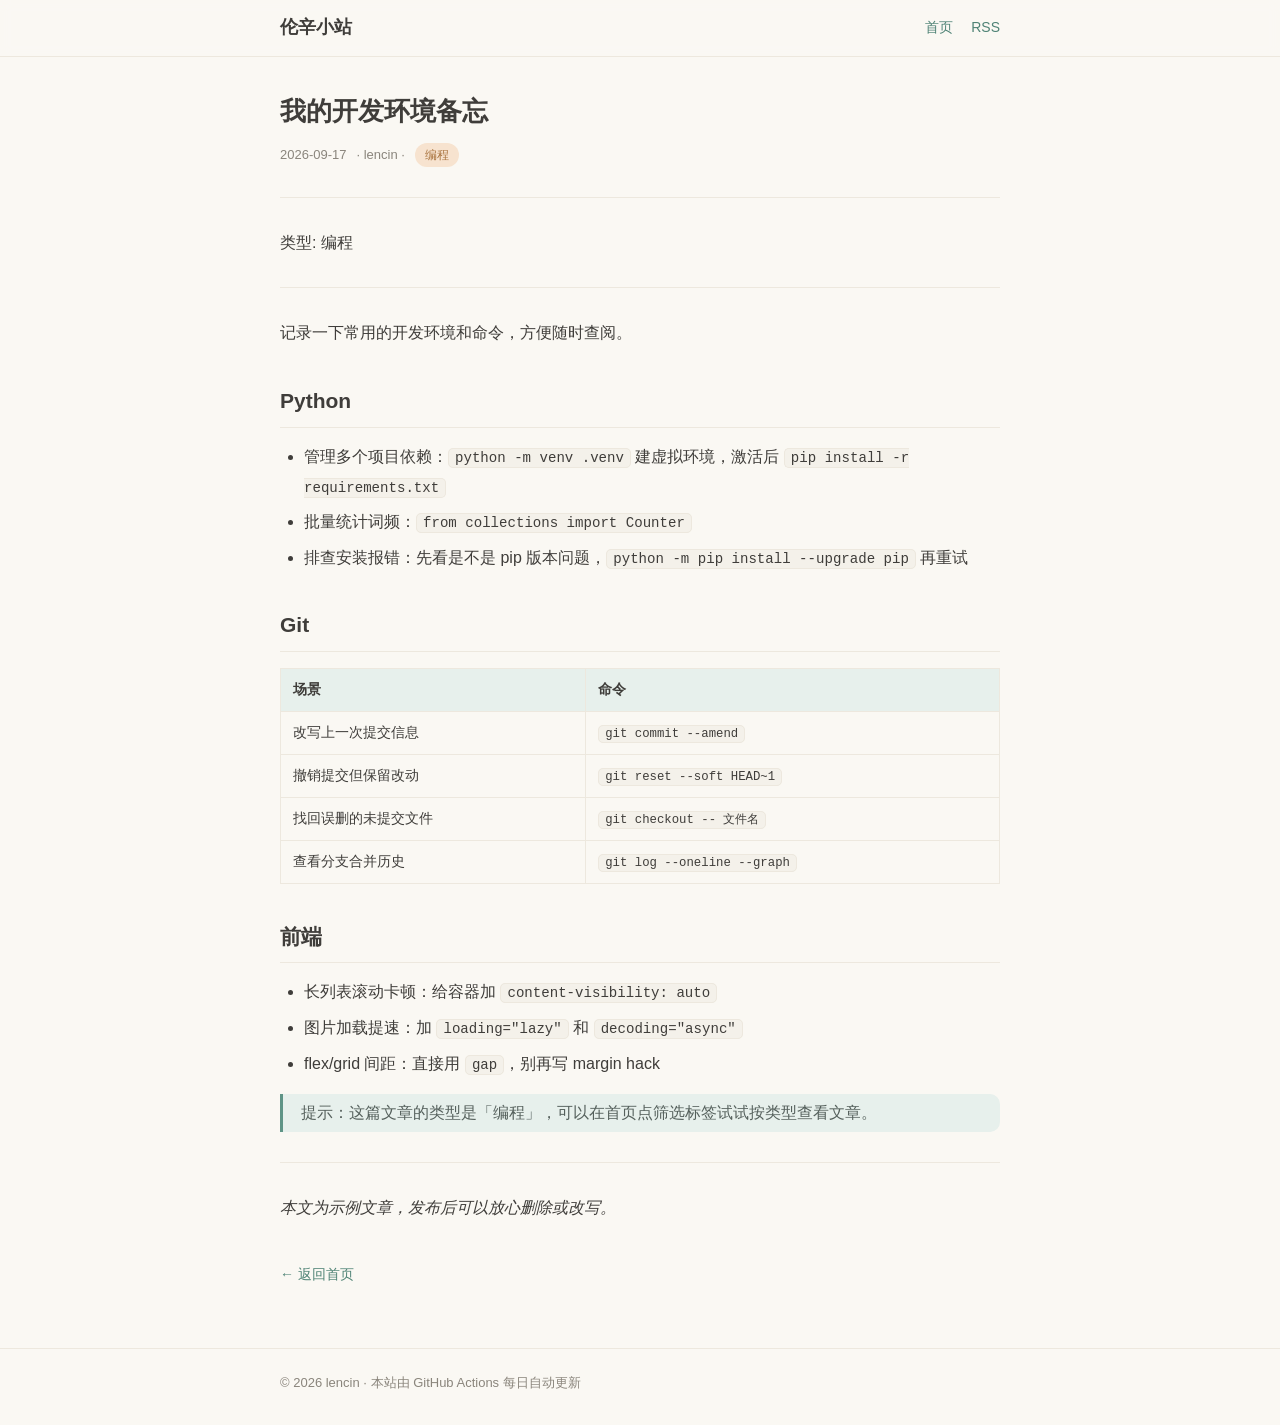
<file: posts/我的开发环境备忘.html>
<!DOCTYPE html>
<html lang="zh-CN">
<head>
<meta charset="UTF-8">
<meta name="viewport" content="width=device-width, initial-scale=1.0">
<title>我的开发环境备忘</title>
<meta name="description" content="记录生活、学习与折腾，偶尔更新一点点。">
<link rel="stylesheet" href="../assets/css/style.css">
<link rel="alternate" type="application/rss+xml" title="伦辛小站" href="../feed.xml">
</head>
<body>
<header class="site-header">
  <div class="wrap">
    <a class="brand" href="../index.html">伦辛小站</a>
    <nav>
      <a href="../index.html">首页</a>
      <a href="../feed.xml">RSS</a>
    </nav>
  </div>
</header>
<main class="wrap">
<article class="post">
  <header>
    <h1>我的开发环境备忘</h1>
    <div class="post-meta"><time datetime="2026-09-17">2026-09-17</time> · lencin · <span class="badge">编程</span></div>
  </header>
  <div class="post-content">
<hr>
<p>类型: 编程</p>
<hr>
<p>记录一下常用的开发环境和命令，方便随时查阅。</p>
<h2>Python</h2>
<ul>
<li>管理多个项目依赖：<code>python -m venv .venv</code> 建虚拟环境，激活后 <code>pip install -r requirements.txt</code></li>
<li>批量统计词频：<code>from collections import Counter</code></li>
<li>排查安装报错：先看是不是 pip 版本问题，<code>python -m pip install --upgrade pip</code> 再重试</li>
</ul>
<h2>Git</h2>
<table><thead><tr>
<th>场景</th>
<th>命令</th>
</tr></thead><tbody>
<tr>
<td>改写上一次提交信息</td>
<td><code>git commit --amend</code></td>
</tr>
<tr>
<td>撤销提交但保留改动</td>
<td><code>git reset --soft HEAD~1</code></td>
</tr>
<tr>
<td>找回误删的未提交文件</td>
<td><code>git checkout -- 文件名</code></td>
</tr>
<tr>
<td>查看分支合并历史</td>
<td><code>git log --oneline --graph</code></td>
</tr>
</tbody></table>
<h2>前端</h2>
<ul>
<li>长列表滚动卡顿：给容器加 <code>content-visibility: auto</code></li>
<li>图片加载提速：加 <code>loading=&quot;lazy&quot;</code> 和 <code>decoding=&quot;async&quot;</code></li>
<li>flex/grid 间距：直接用 <code>gap</code>，别再写 margin hack</li>
</ul>
<blockquote>提示：这篇文章的类型是「编程」，可以在首页点筛选标签试试按类型查看文章。</blockquote>
<hr>
<p><em>本文为示例文章，发布后可以放心删除或改写。</em></p>
  </div>
  <nav class="post-nav"><a href="../index.html">← 返回首页</a></nav>
</article>
</main>
<footer class="site-footer">
  <div class="wrap"><p>© 2026 lencin · 本站由 GitHub Actions 每日自动更新</p></div>
</footer>
</body>
</html>
</file>
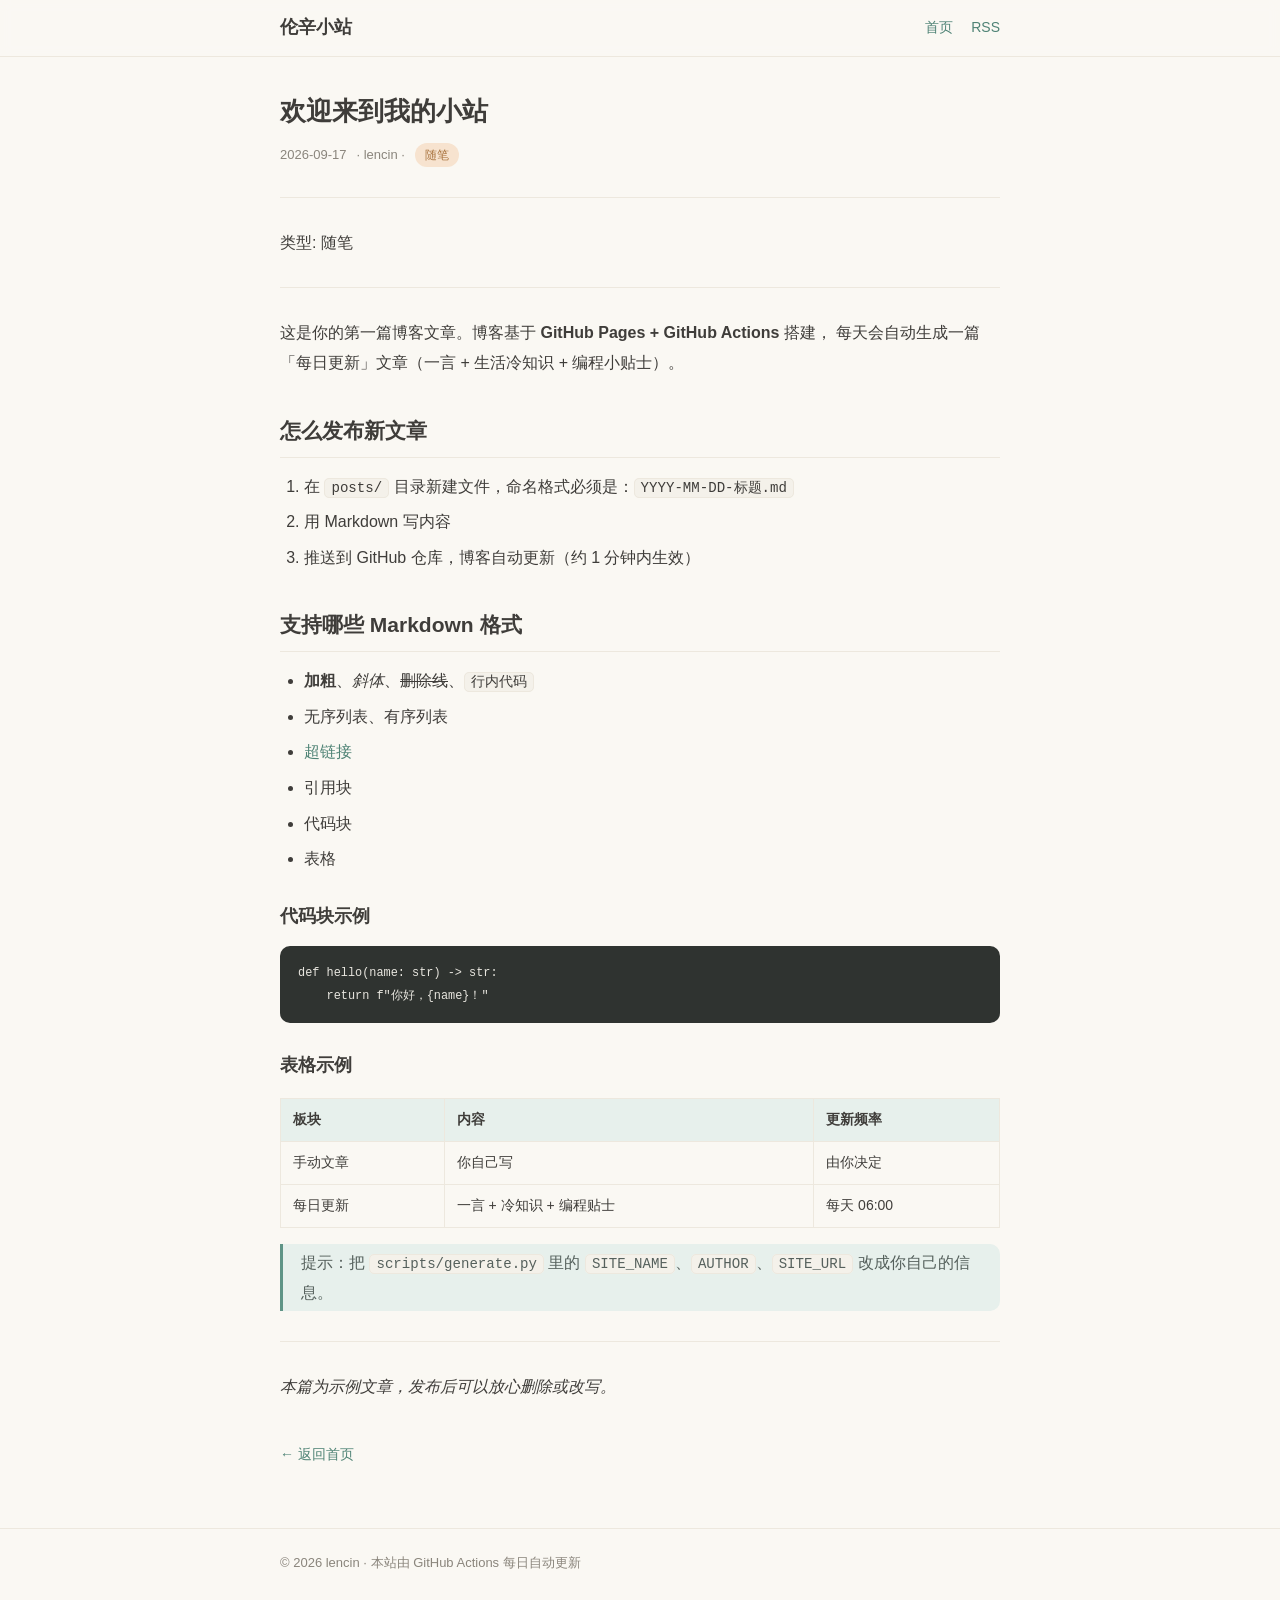
<file: posts/欢迎来到我的小站.html>
<!DOCTYPE html>
<html lang="zh-CN">
<head>
<meta charset="UTF-8">
<meta name="viewport" content="width=device-width, initial-scale=1.0">
<title>欢迎来到我的小站</title>
<meta name="description" content="记录生活、学习与折腾，偶尔更新一点点。">
<link rel="stylesheet" href="../assets/css/style.css">
<link rel="alternate" type="application/rss+xml" title="伦辛小站" href="../feed.xml">
</head>
<body>
<header class="site-header">
  <div class="wrap">
    <a class="brand" href="../index.html">伦辛小站</a>
    <nav>
      <a href="../index.html">首页</a>
      <a href="../feed.xml">RSS</a>
    </nav>
  </div>
</header>
<main class="wrap">
<article class="post">
  <header>
    <h1>欢迎来到我的小站</h1>
    <div class="post-meta"><time datetime="2026-09-17">2026-09-17</time> · lencin · <span class="badge">随笔</span></div>
  </header>
  <div class="post-content">
<hr>
<p>类型: 随笔</p>
<hr>
<p>这是你的第一篇博客文章。博客基于 <strong>GitHub Pages + GitHub Actions</strong> 搭建， 每天会自动生成一篇「每日更新」文章（一言 + 生活冷知识 + 编程小贴士）。</p>
<h2>怎么发布新文章</h2>
<ol>
<li>在 <code>posts/</code> 目录新建文件，命名格式必须是：<code>YYYY-MM-DD-标题.md</code></li>
<li>用 Markdown 写内容</li>
<li>推送到 GitHub 仓库，博客自动更新（约 1 分钟内生效）</li>
</ol>
<h2>支持哪些 Markdown 格式</h2>
<ul>
<li><strong>加粗</strong>、<em>斜体</em>、<del>删除线</del>、<code>行内代码</code></li>
<li>无序列表、有序列表</li>
<li><a href="https://github.com">超链接</a></li>
<li>引用块</li>
<li>代码块</li>
<li>表格</li>
</ul>
<h3>代码块示例</h3>
<pre><code class="language-python">def hello(name: str) -&gt; str:
    return f&quot;你好，{name}！&quot;</code></pre>
<h3>表格示例</h3>
<table><thead><tr>
<th>板块</th>
<th>内容</th>
<th>更新频率</th>
</tr></thead><tbody>
<tr>
<td>手动文章</td>
<td>你自己写</td>
<td>由你决定</td>
</tr>
<tr>
<td>每日更新</td>
<td>一言 + 冷知识 + 编程贴士</td>
<td>每天 06:00</td>
</tr>
</tbody></table>
<blockquote>提示：把 <code>scripts/generate.py</code> 里的 <code>SITE_NAME</code>、<code>AUTHOR</code>、<code>SITE_URL</code> 改成你自己的信息。</blockquote>
<hr>
<p><em>本篇为示例文章，发布后可以放心删除或改写。</em></p>
  </div>
  <nav class="post-nav"><a href="../index.html">← 返回首页</a></nav>
</article>
</main>
<footer class="site-footer">
  <div class="wrap"><p>© 2026 lencin · 本站由 GitHub Actions 每日自动更新</p></div>
</footer>
</body>
</html>
</file>
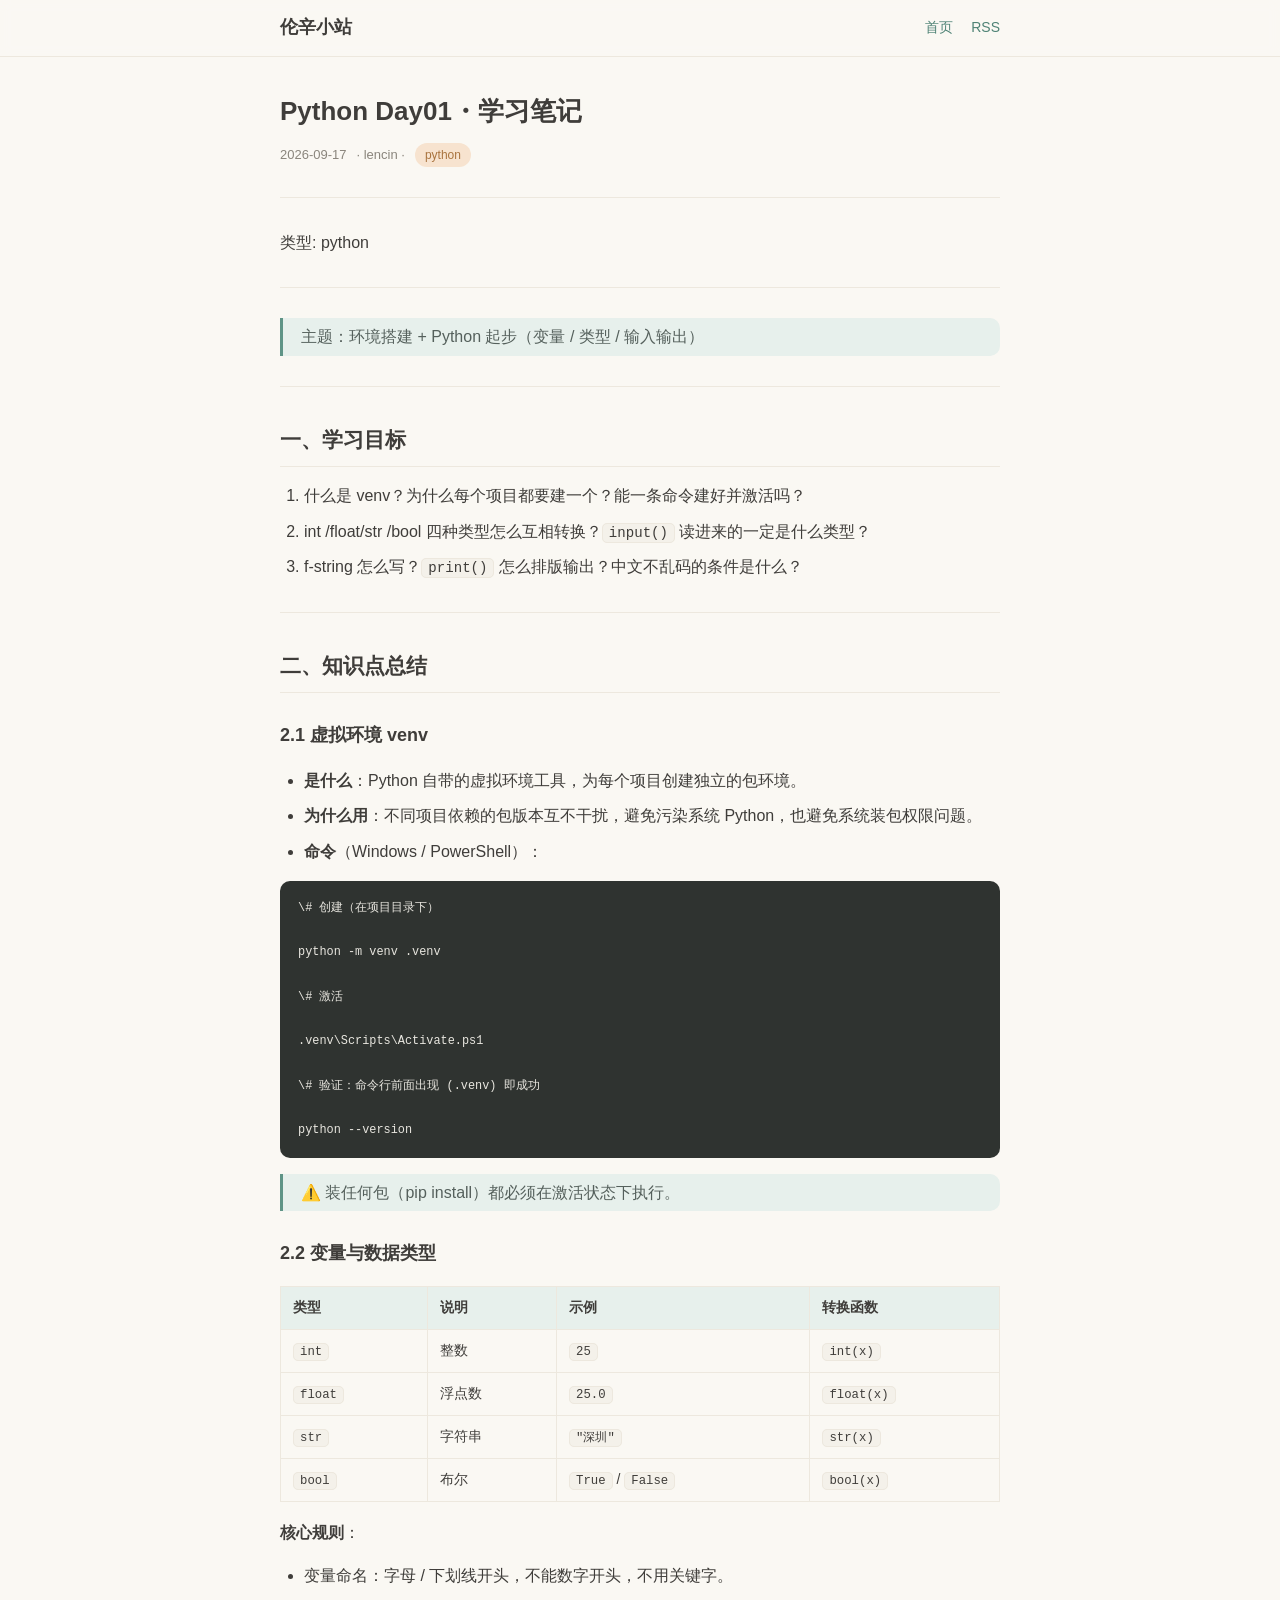
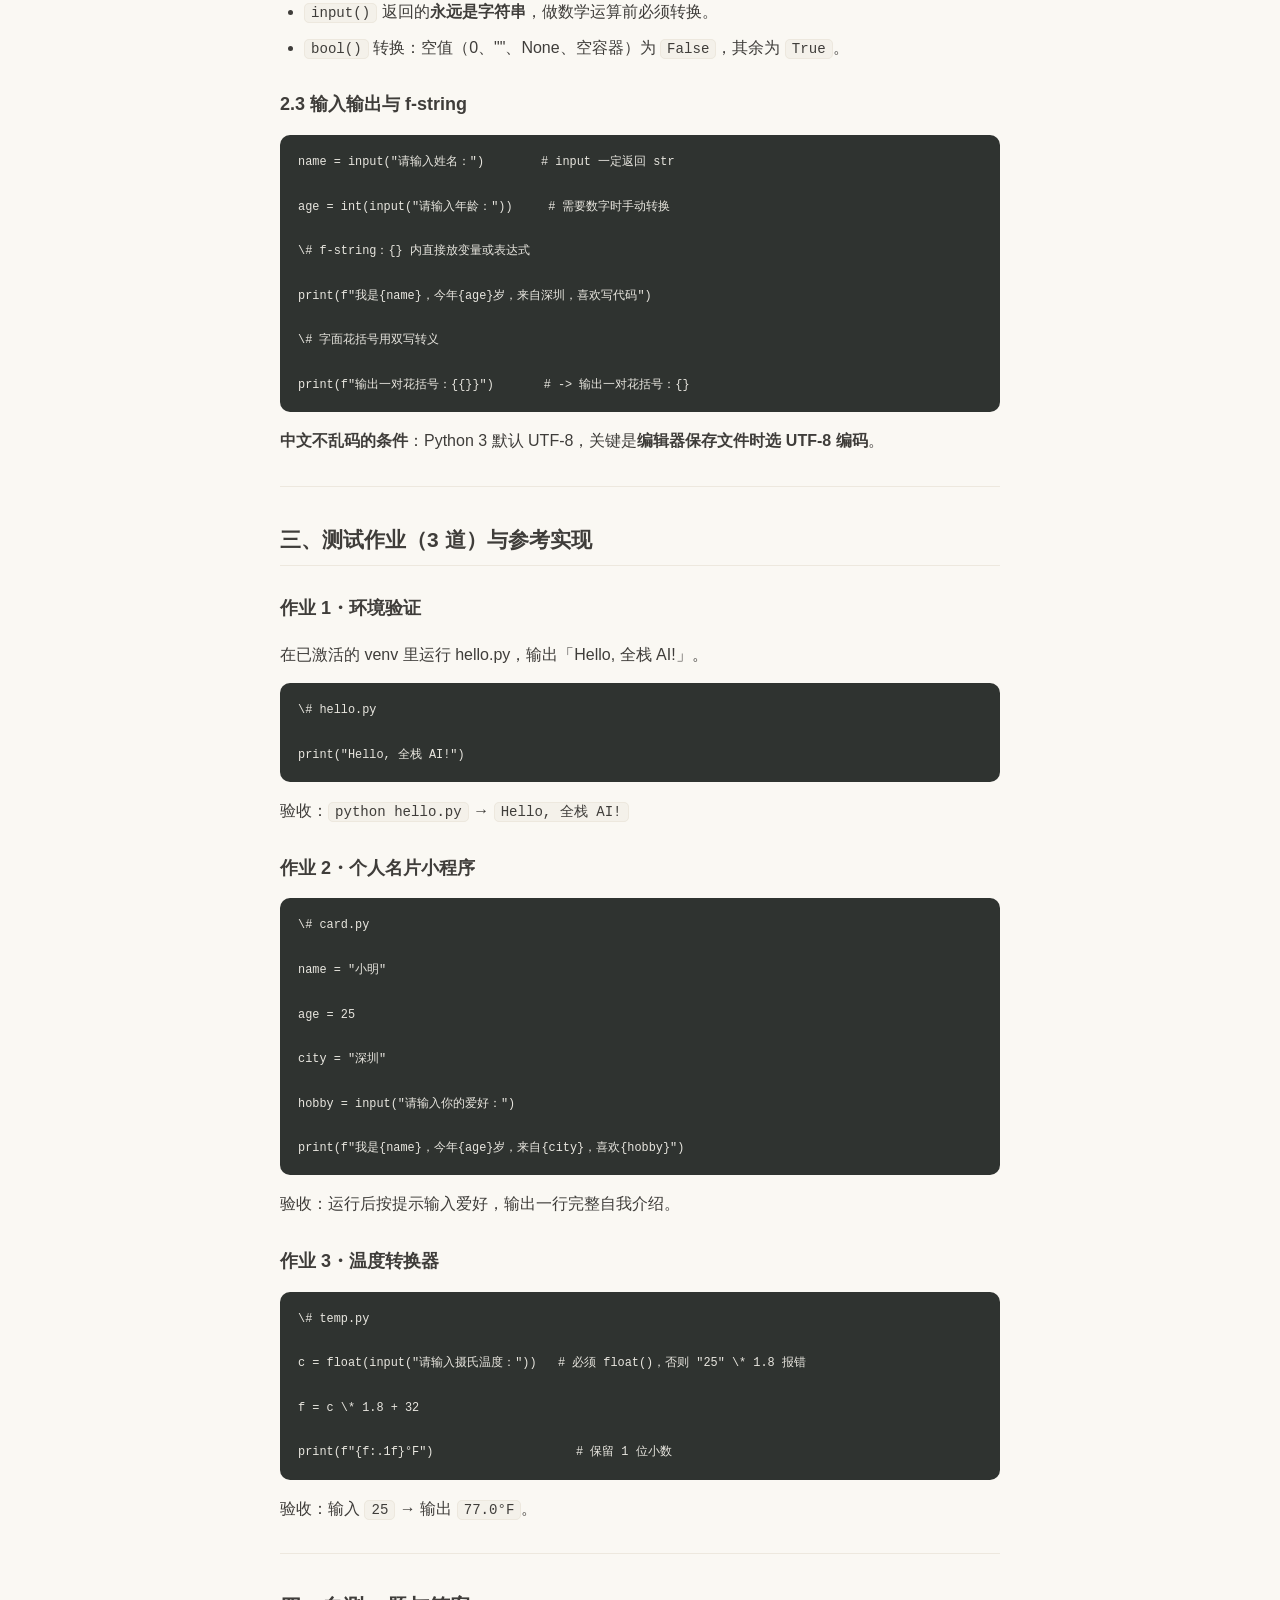
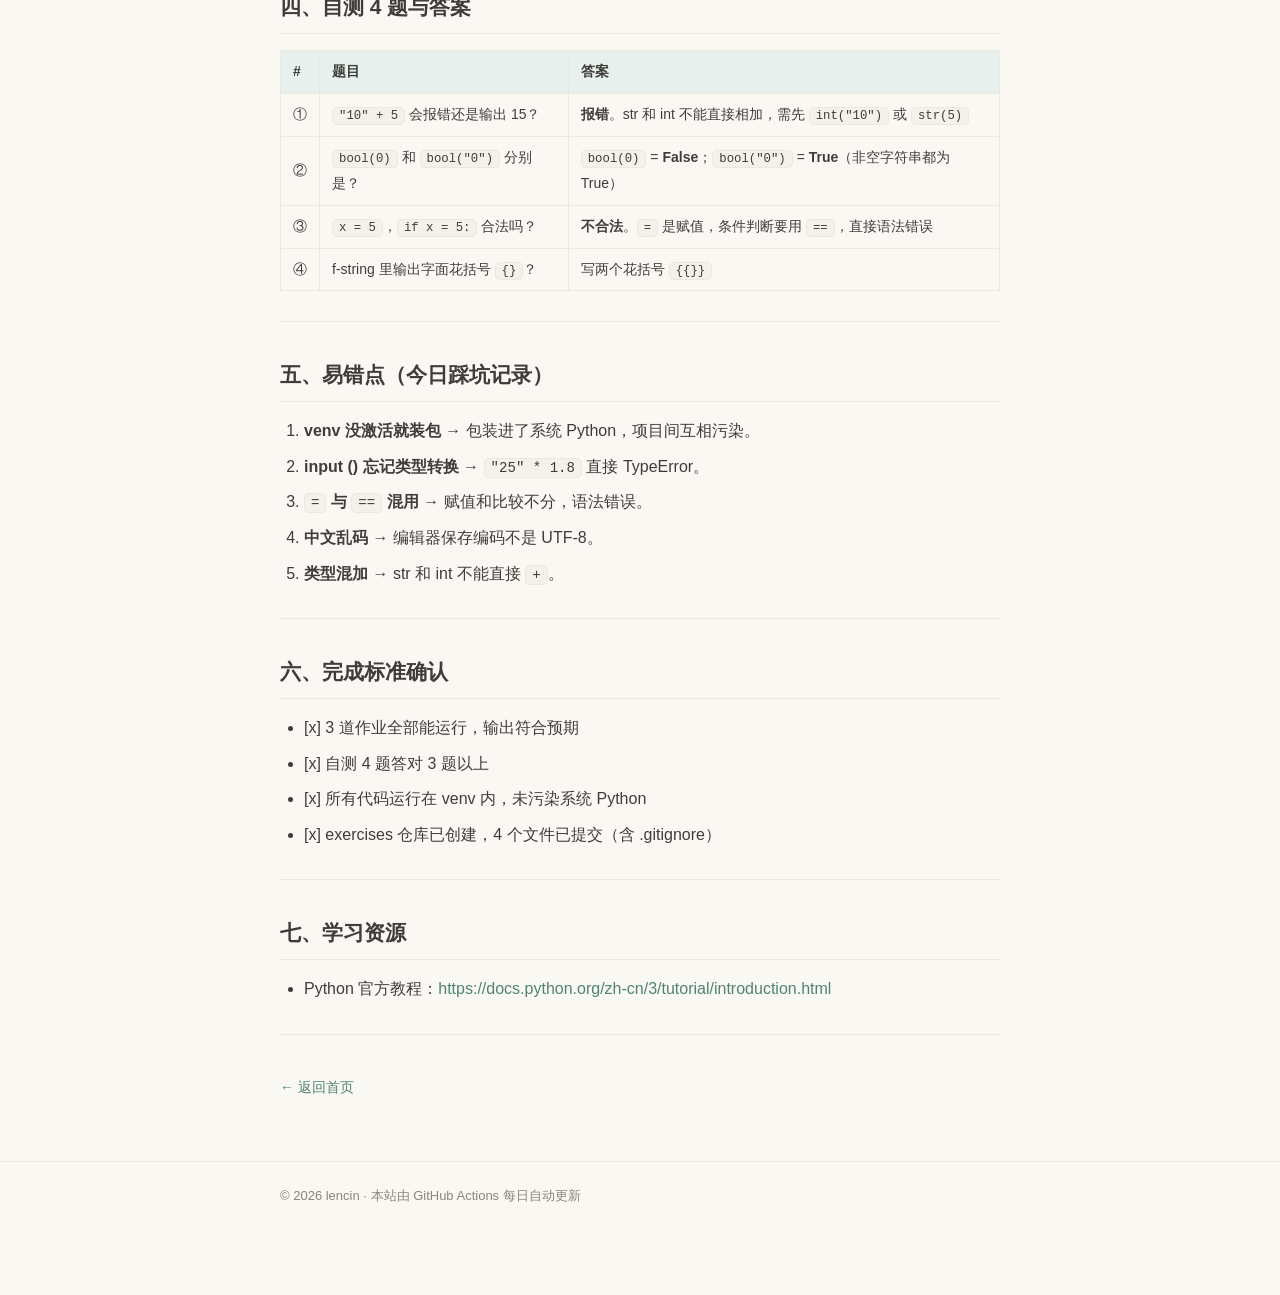
<file: posts/环境搭建 + Python 起步.html>
<!DOCTYPE html>
<html lang="zh-CN">
<head>
<meta charset="UTF-8">
<meta name="viewport" content="width=device-width, initial-scale=1.0">
<title>Python Day01・学习笔记</title>
<meta name="description" content="记录生活、学习与折腾，偶尔更新一点点。">
<link rel="stylesheet" href="../assets/css/style.css">
<link rel="alternate" type="application/rss+xml" title="伦辛小站" href="../feed.xml">
</head>
<body>
<header class="site-header">
  <div class="wrap">
    <a class="brand" href="../index.html">伦辛小站</a>
    <nav>
      <a href="../index.html">首页</a>
      <a href="../feed.xml">RSS</a>
    </nav>
  </div>
</header>
<main class="wrap">
<article class="post">
  <header>
    <h1>Python Day01・学习笔记</h1>
    <div class="post-meta"><time datetime="2026-09-17">2026-09-17</time> · lencin · <span class="badge">python</span></div>
  </header>
  <div class="post-content">
<hr>
<p>类型: python</p>
<hr>
<blockquote>主题：环境搭建 + Python 起步（变量 / 类型 / 输入输出）</blockquote>
<hr>
<h2>一、学习目标</h2>
<ol>
<li>什么是 venv？为什么每个项目都要建一个？能一条命令建好并激活吗？</li>
<li>int /float/str /bool 四种类型怎么互相转换？<code>input()</code> 读进来的一定是什么类型？</li>
<li>f-string 怎么写？<code>print()</code> 怎么排版输出？中文不乱码的条件是什么？</li>
</ol>
<hr>
<h2>二、知识点总结</h2>
<h3>2.1 虚拟环境 venv</h3>
<ul>
<li><strong>是什么</strong>：Python 自带的虚拟环境工具，为每个项目创建独立的包环境。</li>
<li><strong>为什么用</strong>：不同项目依赖的包版本互不干扰，避免污染系统 Python，也避免系统装包权限问题。</li>
<li><strong>命令</strong>（Windows / PowerShell）：</li>
</ul>
<pre><code>\# 创建（在项目目录下）

python -m venv .venv

\# 激活

.venv\Scripts\Activate.ps1

\# 验证：命令行前面出现 (.venv) 即成功

python --version</code></pre>
<blockquote>⚠️ 装任何包（pip install）都必须在激活状态下执行。</blockquote>
<h3>2.2 变量与数据类型</h3>
<table><thead><tr>
<th>类型</th>
<th>说明</th>
<th>示例</th>
<th>转换函数</th>
</tr></thead><tbody>
<tr>
<td><code>int</code></td>
<td>整数</td>
<td><code>25</code></td>
<td><code>int(x)</code></td>
</tr>
<tr>
<td><code>float</code></td>
<td>浮点数</td>
<td><code>25.0</code></td>
<td><code>float(x)</code></td>
</tr>
<tr>
<td><code>str</code></td>
<td>字符串</td>
<td><code>&quot;深圳&quot;</code></td>
<td><code>str(x)</code></td>
</tr>
<tr>
<td><code>bool</code></td>
<td>布尔</td>
<td><code>True</code> / <code>False</code></td>
<td><code>bool(x)</code></td>
</tr>
</tbody></table>
<p><strong>核心规则</strong>：</p>
<ul>
<li>变量命名：字母 / 下划线开头，不能数字开头，不用关键字。</li>
<li><code>input()</code> 返回的<strong>永远是字符串</strong>，做数学运算前必须转换。</li>
<li><code>bool()</code> 转换：空值（0、""、None、空容器）为 <code>False</code>，其余为 <code>True</code>。</li>
</ul>
<h3>2.3 输入输出与 f-string</h3>
<pre><code>name = input(&quot;请输入姓名：&quot;)        # input 一定返回 str

age = int(input(&quot;请输入年龄：&quot;))     # 需要数字时手动转换

\# f-string：{} 内直接放变量或表达式

print(f&quot;我是{name}，今年{age}岁，来自深圳，喜欢写代码&quot;)

\# 字面花括号用双写转义

print(f&quot;输出一对花括号：{{}}&quot;)       # -&gt; 输出一对花括号：{}</code></pre>
<p><strong>中文不乱码的条件</strong>：Python 3 默认 UTF-8，关键是<strong>编辑器保存文件时选 UTF-8 编码</strong>。</p>
<hr>
<h2>三、测试作业（3 道）与参考实现</h2>
<h3>作业 1・环境验证</h3>
<p>在已激活的 venv 里运行 hello.py，输出「Hello, 全栈 AI!」。</p>
<pre><code>\# hello.py

print(&quot;Hello, 全栈 AI!&quot;)</code></pre>
<p>验收：<code>python hello.py</code> → <code>Hello, 全栈 AI!</code></p>
<h3>作业 2・个人名片小程序</h3>
<pre><code>\# card.py

name = &quot;小明&quot;

age = 25

city = &quot;深圳&quot;

hobby = input(&quot;请输入你的爱好：&quot;)

print(f&quot;我是{name}，今年{age}岁，来自{city}，喜欢{hobby}&quot;)</code></pre>
<p>验收：运行后按提示输入爱好，输出一行完整自我介绍。</p>
<h3>作业 3・温度转换器</h3>
<pre><code>\# temp.py

c = float(input(&quot;请输入摄氏温度：&quot;))   # 必须 float()，否则 &quot;25&quot; \* 1.8 报错

f = c \* 1.8 + 32

print(f&quot;{f:.1f}°F&quot;)                    # 保留 1 位小数</code></pre>
<p>验收：输入 <code>25</code> → 输出 <code>77.0°F</code>。</p>
<hr>
<h2>四、自测 4 题与答案</h2>
<table><thead><tr>
<th>#</th>
<th>题目</th>
<th>答案</th>
</tr></thead><tbody>
<tr>
<td>①</td>
<td><code>&quot;10&quot; + 5</code> 会报错还是输出 15？</td>
<td><strong>报错</strong>。str 和 int 不能直接相加，需先 <code>int(&quot;10&quot;)</code> 或 <code>str(5)</code></td>
</tr>
<tr>
<td>②</td>
<td><code>bool(0)</code> 和 <code>bool(&quot;0&quot;)</code> 分别是？</td>
<td><code>bool(0)</code> = <strong>False</strong>；<code>bool(&quot;0&quot;)</code> = <strong>True</strong>（非空字符串都为 True）</td>
</tr>
<tr>
<td>③</td>
<td><code>x = 5</code>，<code>if x = 5:</code> 合法吗？</td>
<td><strong>不合法</strong>。<code>=</code> 是赋值，条件判断要用 <code>==</code>，直接语法错误</td>
</tr>
<tr>
<td>④</td>
<td>f-string 里输出字面花括号 <code>{}</code>？</td>
<td>写两个花括号 <code>{{}}</code></td>
</tr>
</tbody></table>
<hr>
<h2>五、易错点（今日踩坑记录）</h2>
<ol>
<li><strong>venv 没激活就装包</strong> → 包装进了系统 Python，项目间互相污染。</li>
<li><strong>input () 忘记类型转换</strong> → <code>&quot;25&quot; * 1.8</code> 直接 TypeError。</li>
<li><code>=</code><strong>&#x20;与&#x20;</strong><code>==</code><strong>&#x20;混用</strong> → 赋值和比较不分，语法错误。</li>
<li><strong>中文乱码</strong> → 编辑器保存编码不是 UTF-8。</li>
<li><strong>类型混加</strong> → str 和 int 不能直接 <code>+</code>。</li>
</ol>
<hr>
<h2>六、完成标准确认</h2>
<ul>
<li>[x] 3 道作业全部能运行，输出符合预期</li>
<li>[x] 自测 4 题答对 3 题以上</li>
<li>[x] 所有代码运行在 venv 内，未污染系统 Python</li>
<li>[x] exercises 仓库已创建，4 个文件已提交（含 .gitignore）</li>
</ul>
<hr>
<h2>七、学习资源</h2>
<ul>
<li>Python 官方教程：<a href="https://docs.python.org/zh-cn/3/tutorial/introduction.html">https://docs.python.org/zh-cn/3/tutorial/introduction.html</a></li>
</ul>
<hr>
  </div>
  <nav class="post-nav"><a href="../index.html">← 返回首页</a></nav>
</article>
</main>
<footer class="site-footer">
  <div class="wrap"><p>© 2026 lencin · 本站由 GitHub Actions 每日自动更新</p></div>
</footer>
</body>
</html>
</file>
<file: assets/css/style.css>
/* ============ 主题：浅青 × 暖白，简约扁平 ============ */
:root {
  --bg: #faf8f3;          /* 暖白背景 */
  --card: #ffffff;        /* 卡片 */
  --ink: #3f3d3a;         /* 正文深灰 */
  --muted: #8a857c;       /* 次要文字 */
  --accent: #5f9486;      /* 浅青主色 */
  --accent-soft: #e7f0ec; /* 浅青底色 */
  --line: #ede8de;        /* 分隔线 */
  --link: #4f8375;
  --code-bg: #f4f1ea;
  --badge-bg: #f7e3cf;    /* 马卡龙杏 */
  --badge-ink: #a9743f;
  --radius: 14px;
  --shadow: 0 1px 3px rgba(63, 61, 58, 0.06);
}

* { box-sizing: border-box; }

html { -webkit-text-size-adjust: 100%; }

body {
  margin: 0;
  background: var(--bg);
  color: var(--ink);
  font-family: "PingFang SC", "Hiragino Sans GB", "Microsoft YaHei",
    -apple-system, "Segoe UI", Roboto, sans-serif;
  font-size: 16px;
  line-height: 1.85;
}

.wrap { max-width: 760px; margin: 0 auto; padding: 0 20px; }

a { color: var(--link); text-decoration: none; }
a:hover { text-decoration: underline; }

/* ---- 顶栏 ---- */
.site-header {
  border-bottom: 1px solid var(--line);
  background: rgba(250, 248, 243, 0.92);
  backdrop-filter: blur(6px);
  position: sticky;
  top: 0;
  z-index: 10;
}
.site-header .wrap {
  display: flex;
  align-items: center;
  justify-content: space-between;
  height: 56px;
}
.brand { font-size: 18px; font-weight: 700; color: var(--ink); }
.brand:hover { text-decoration: none; color: var(--accent); }
.site-header nav { display: flex; gap: 18px; font-size: 14px; }

/* ---- 主页 Hero ---- */
.hero {
  padding: 56px 0 12px;
  text-align: center;
}
.hero h1 {
  margin: 0 0 10px;
  font-size: 30px;
  letter-spacing: 1px;
}
.hero p { margin: 0; color: var(--muted); font-size: 15px; }

/* ---- 文章列表 ---- */
.posts { padding: 34px 0 60px; }
.section-title {
  font-size: 15px;
  font-weight: 600;
  color: var(--muted);
  border-bottom: 1px solid var(--line);
  padding-bottom: 10px;
}
.section-title .count { font-weight: 400; }

/* 类型筛选标签 */
.filter-tabs {
  display: flex;
  flex-wrap: wrap;
  gap: 8px;
  margin: 14px 0 4px;
}
.filter-tab {
  border: 1px solid var(--line);
  background: var(--card);
  color: var(--muted);
  border-radius: 999px;
  padding: 5px 14px;
  font-size: 13px;
  line-height: 1.6;
  cursor: pointer;
  transition: border-color 0.15s ease, color 0.15s ease, background 0.15s ease;
  font-family: inherit;
}
.filter-tab:hover { border-color: var(--accent); color: var(--accent); }
.filter-tab.active {
  background: var(--accent);
  border-color: var(--accent);
  color: #fff;
}
.filter-tab .count { font-size: 11px; opacity: 0.8; margin-left: 2px; }

/* 文章卡片（整卡可点击） */
.post-card {
  display: block;
  background: var(--card);
  border: 1px solid var(--line);
  border-radius: var(--radius);
  padding: 20px 22px;
  margin: 16px 0;
  box-shadow: var(--shadow);
  color: inherit;
  text-decoration: none;
  transition: transform 0.15s ease, box-shadow 0.15s ease, border-color 0.15s ease;
}
.post-card:hover {
  transform: translateY(-2px);
  box-shadow: 0 4px 12px rgba(63, 61, 58, 0.08);
  border-color: var(--accent);
  text-decoration: none;
}
.post-card h3 { margin: 6px 0 8px; font-size: 18px; line-height: 1.5; color: var(--ink); }
.post-card:hover h3 { color: var(--accent); }
.post-excerpt { margin: 0; color: var(--muted); font-size: 14px; }
.empty { color: var(--muted); }

/* ---- 元信息与徽章 ---- */
.post-meta { font-size: 13px; color: var(--muted); display: flex; align-items: center; gap: 10px; }
.badge {
  display: inline-block;
  background: var(--badge-bg);
  color: var(--badge-ink);
  font-size: 12px;
  padding: 1px 10px;
  border-radius: 999px;
}

/* ---- 文章正文 ---- */
.post { padding: 36px 0 60px; }
.post header h1 { font-size: 26px; line-height: 1.45; margin: 0 0 12px; }
.post-content { margin-top: 8px; }
.post-content h2 {
  font-size: 21px;
  margin: 34px 0 12px;
  padding-bottom: 6px;
  border-bottom: 1px solid var(--line);
}
.post-content h3 { font-size: 18px; margin: 26px 0 10px; }
.post-content h4 { font-size: 16px; margin: 22px 0 8px; }
.post-content p { margin: 14px 0; }
.post-content img {
  max-width: 100%;
  border-radius: 10px;
  border: 1px solid var(--line);
}
.post-content blockquote {
  margin: 16px 0;
  padding: 4px 18px;
  border-left: 3px solid var(--accent);
  background: var(--accent-soft);
  border-radius: 0 10px 10px 0;
  color: #55605c;
}
.post-content blockquote p { margin: 8px 0; }
.post-content code {
  background: var(--code-bg);
  border: 1px solid var(--line);
  border-radius: 5px;
  padding: 1px 6px;
  font-size: 0.88em;
  font-family: Consolas, "Courier New", monospace;
}
.post-content pre {
  background: #2f3330;
  color: #e8e6df;
  border-radius: 10px;
  padding: 16px 18px;
  overflow-x: auto;
  font-size: 13.5px;
  line-height: 1.65;
}
.post-content pre code { background: none; border: none; color: inherit; padding: 0; }
.post-content hr { border: none; border-top: 1px solid var(--line); margin: 30px 0; }
.post-content ul, .post-content ol { padding-left: 24px; margin: 14px 0; }
.post-content li { margin: 6px 0; }
.post-content table {
  border-collapse: collapse;
  width: 100%;
  margin: 16px 0;
  font-size: 14px;
}
.post-content th, .post-content td {
  border: 1px solid var(--line);
  padding: 8px 12px;
  text-align: left;
}
.post-content th { background: var(--accent-soft); font-weight: 600; }
.post-nav { margin-top: 40px; font-size: 14px; }

/* ---- 页脚 ---- */
.site-footer {
  border-top: 1px solid var(--line);
  padding: 22px 0 30px;
  color: var(--muted);
  font-size: 13px;
}
.site-footer p { margin: 0; }

/* ---- 移动端 ---- */
@media (max-width: 520px) {
  .hero { padding-top: 38px; }
  .hero h1 { font-size: 24px; }
  .post header h1 { font-size: 21px; }
  .post-card { padding: 16px 18px; }
}
</file>
